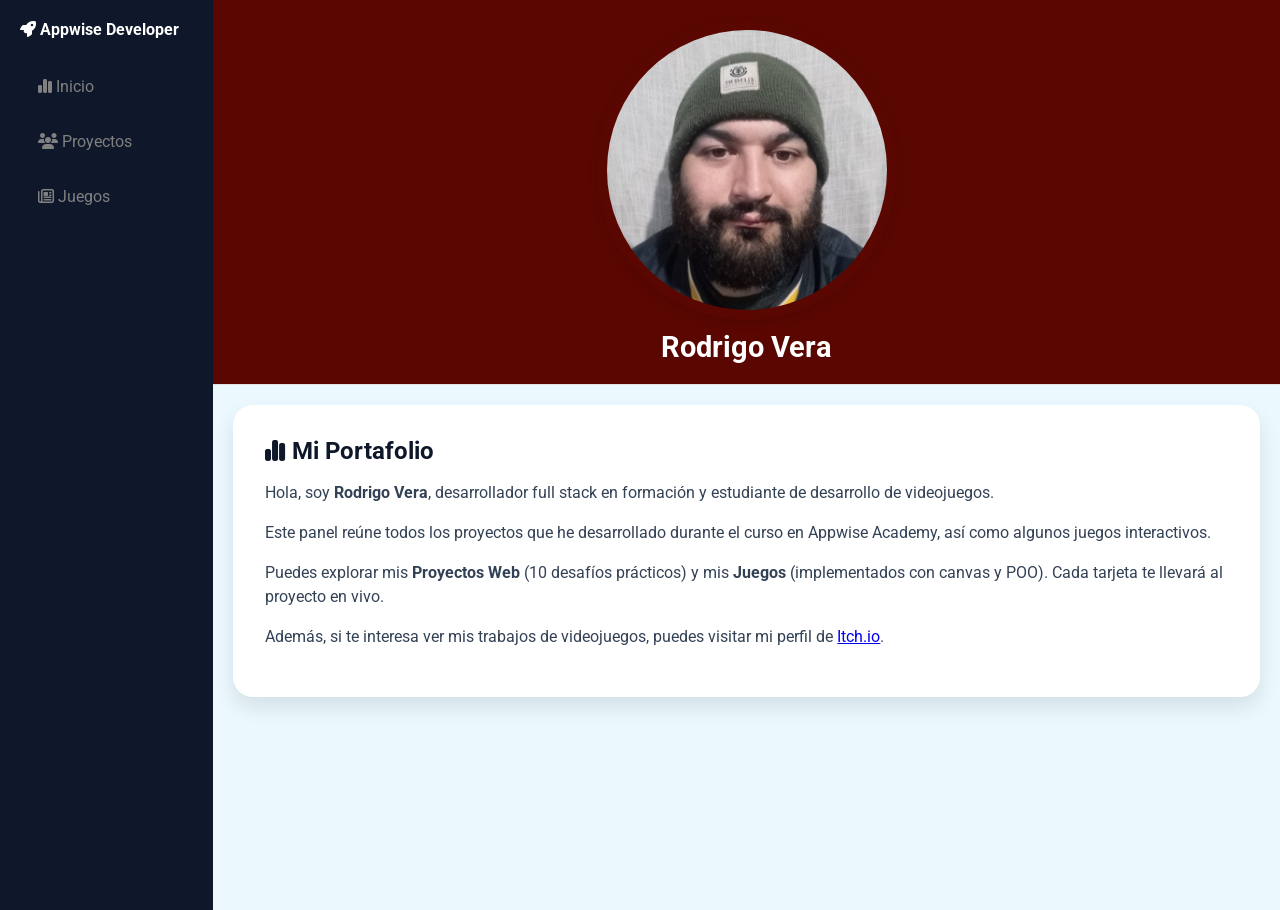
<file: index.html>
<!DOCTYPE html>
<html lang="es">
<head>
    <meta charset="UTF-8">
    <meta name="viewport" content="width=device-width, initial-scale=1.0">
    <title>Admin Panel - Appwise</title>
    <link href="https://fonts.googleapis.com/css2?family=Roboto:ital,wght@0,100..900;1,100..900&display=swap" rel="stylesheet">
    <link rel="stylesheet" href="style.css">
    <link rel="stylesheet" href="https://cdnjs.cloudflare.com/ajax/libs/font-awesome/6.5.0/css/all.min.css">
</head>
<body>
    <aside>
        <h2 id="aside_title"><i class="fa-solid fa-rocket"></i> Appwise Developer</h2>
        <nav>
            <ul>
                <li>
                    <a href="#" data-page="inicio">
                        <i class="fa-solid fa-chart-simple"></i>
                        Inicio
                    </a>
                </li>
                <li>
                    <a href="#" data-page="proyectos">
                        <i class="fa-solid fa-users"></i>
                        Proyectos
                    </a>
                </li>
                <li>
                    <a href="#" data-page="juegos">
                        <i class="fa-regular fa-newspaper"></i>
                        Juegos
                    </a>
                </li>
            </ul>
        </nav>
    </aside>
    <main>
        <header>
            <div class="foto-perfil">
                <img src="assets/yo.jpeg" alt="Rodrigo Vera" id="fotoPersonal">
            </div>
            <h1 id="nombreHeader">Rodrigo Vera</h1>
        </header>
        <div id="contenidoDinamico"></div>
    </main>
    <script src="admin.js"></script>
</body>
</html>
</file>
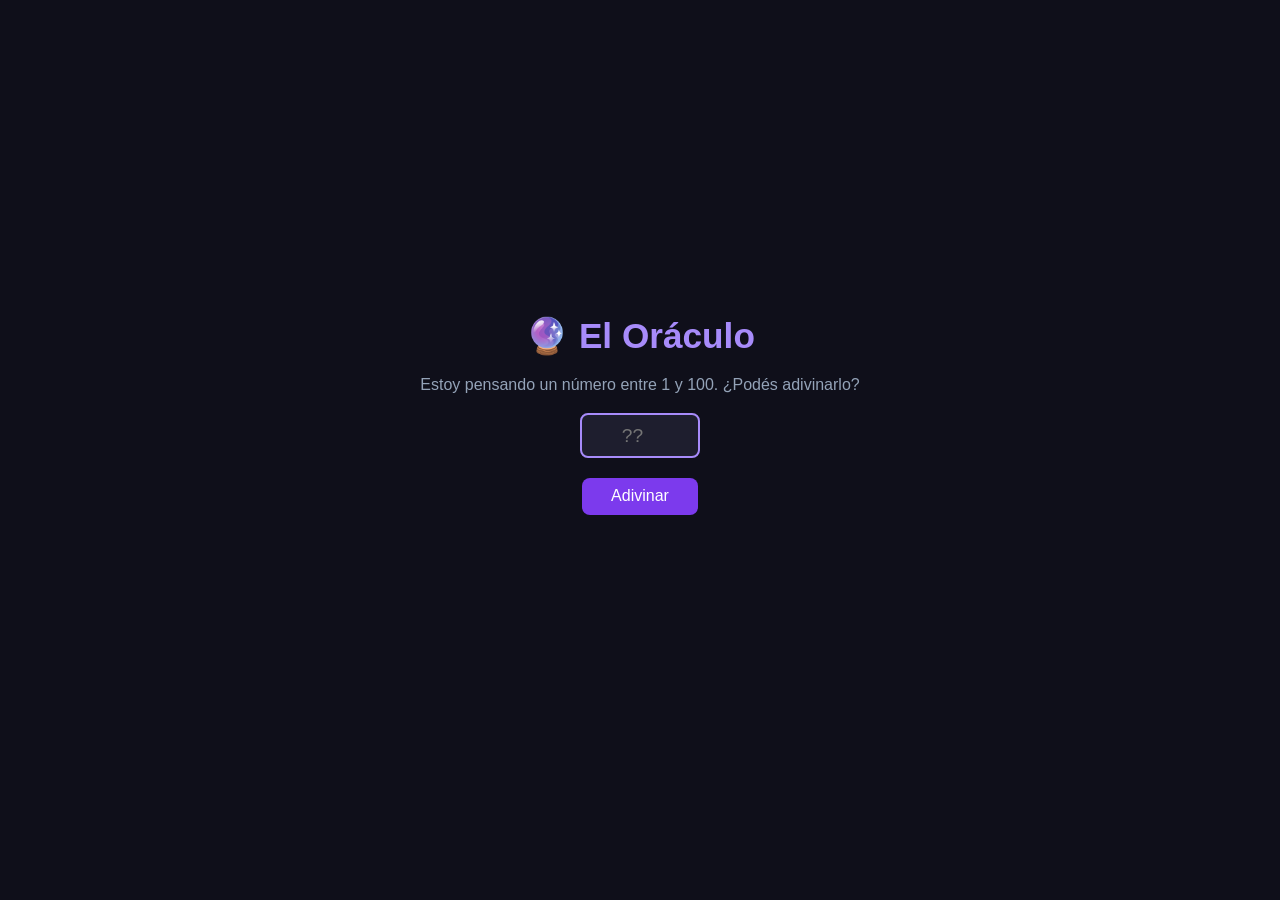
<file: Juegos/01-Videojuego-Clase-Oraculo/index.html>
<!doctype html>
<html lang="es">
  <head>
    <meta charset="UTF-8" />
    <meta name="viewport" content="width=device-width, initial-scale=1.0" />
    <title>Oráculo — Adivina el número</title>
    <link rel="stylesheet" href="style.css" />
  </head>
  <body>
    <h1>🔮 El Oráculo</h1>
    <p>Estoy pensando un número entre 1 y 100. ¿Podés adivinarlo?</p>
    <input type="number" id="inputNumero" placeholder="??" min="1" max="100" />
    <button onclick="adivinar()">Adivinar</button>
    <p id="mensaje"></p>
    <p id="intentos"></p>
    <button
      id="btnReset"
      onclick="reiniciar()"
      style="display: none; background: #374151"
    >
      Reiniciar juego
    </button>

    <script src="juego.js"></script>
  </body>
</html>
</file>
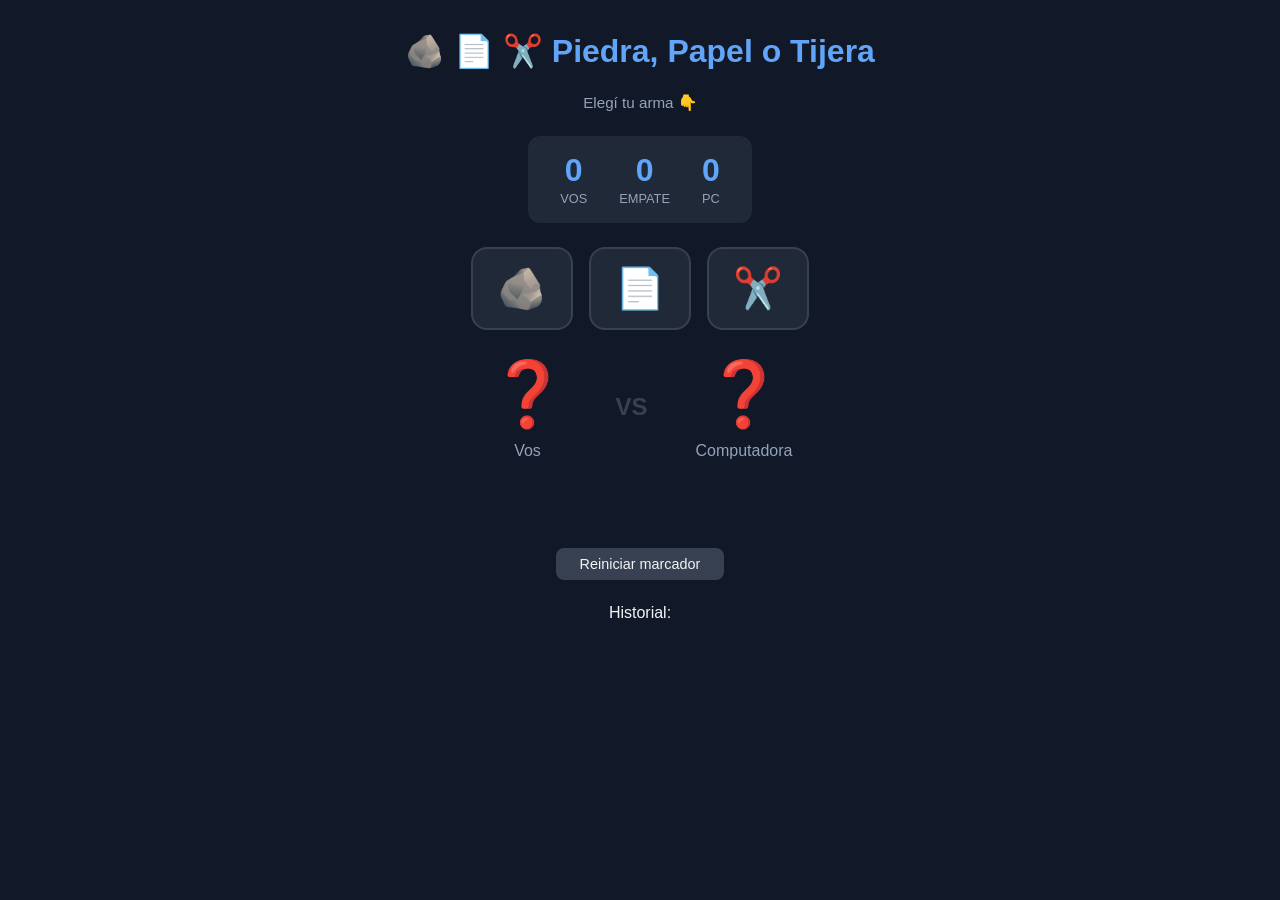
<file: Juegos/02-Videojuego-Piedra-Papel-Tijeras/index.html>
<!doctype html>
<html lang="es">
  <head>
    <meta charset="UTF-8" />
    <meta name="viewport" content="width=device-width, initial-scale=1.0" />
    <title>Piedra, Papel o Tijera</title>
    <link rel="stylesheet" href="style.css" />
  </head>
  <body>
    <h1>🪨 📄 ✂️ Piedra, Papel o Tijera</h1>
    <p class="subtitulo">Elegí tu arma 👇</p>

    <!-- Marcador -->
    <div class="marcador">
      <div>
        <span id="puntajeJugador">0</span>
        <label>Vos</label>
      </div>
      <div>
        <span id="puntajeEmpate">0</span>
        <label>Empate</label>
      </div>
      <div>
        <span id="puntajePC">0</span>
        <label>PC</label>
      </div>
    </div>

    <!-- Botones de elección -->
    <div class="opciones">
      <button class="btn-opcion" onclick="jugar('piedra')" title="Piedra">
        🪨
      </button>
      <button class="btn-opcion" onclick="jugar('papel')" title="Papel">
        📄
      </button>
      <button class="btn-opcion" onclick="jugar('tijera')" title="Tijera">
        ✂️
      </button>
    </div>

    <!-- Arena visual -->
    <div class="arena">
      <div class="jugador">
        <div class="eleccion" id="eleccionJugador">❓</div>
        <span>Vos</span>
      </div>
      <span class="vs">VS</span>
      <div class="computadora">
        <div class="eleccion" id="eleccionPC">❓</div>
        <span>Computadora</span>
      </div>
    </div>

    <!-- Mensaje de resultado -->
    <p id="resultado"></p>

    <!-- Reset -->
    <button id="btnReset" onclick="reiniciar()">Reiniciar marcador</button>

    <script src="app.js"></script>
  </body>
</html>
</file>
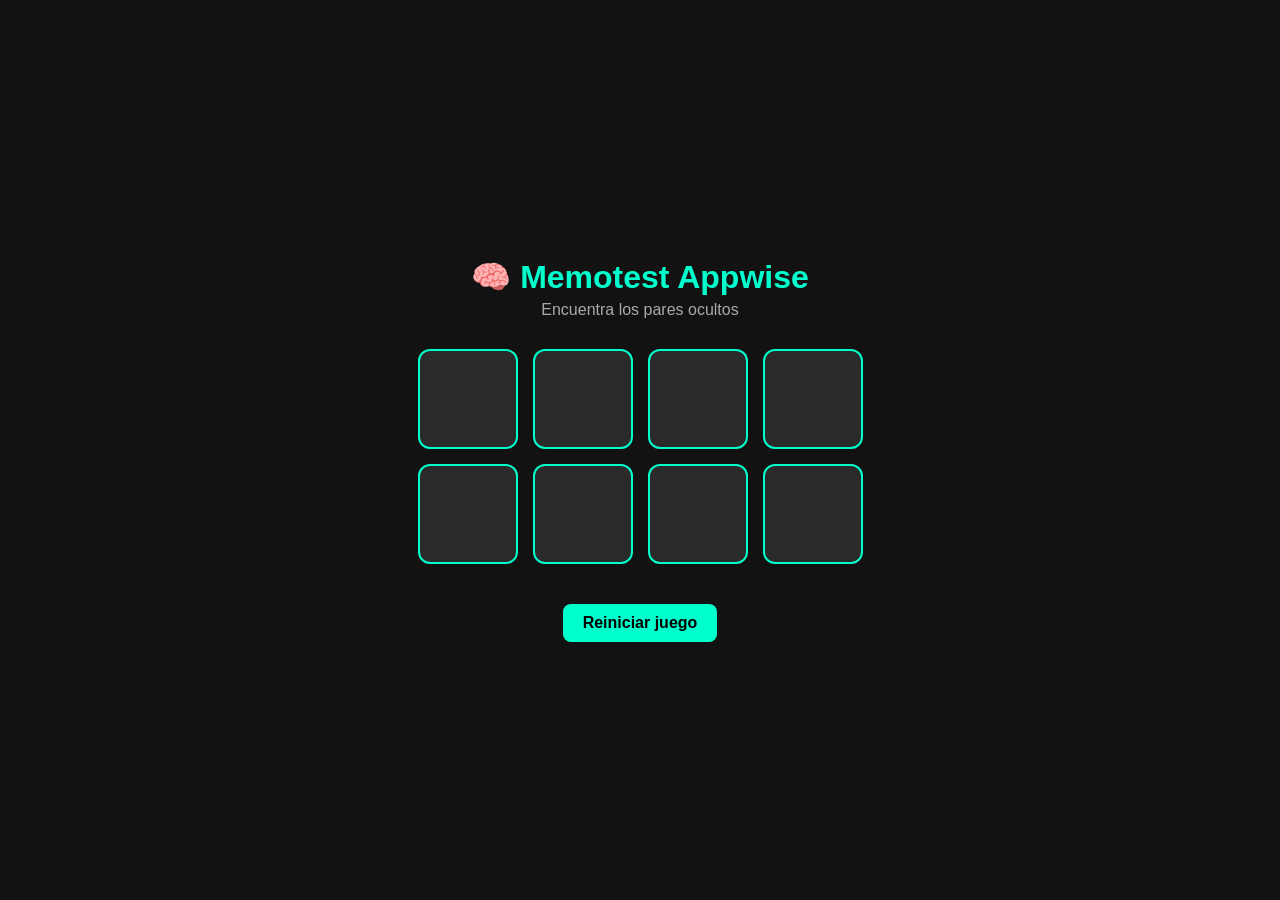
<file: Juegos/03-Videojuego-Memotest/index.html>
<!doctype html>
<html lang="es">
  <head>
    <meta charset="UTF-8" />
    <meta name="viewport" content="width=device-width, initial-scale=1.0" />
    <title>Memotest Mágico</title>
    <link rel="stylesheet" href="style.css" />
  </head>
  <body>
    <div class="contenedor">
      <h1>🧠 Memotest Appwise</h1>
      <p>Encuentra los pares ocultos</p>

      <div id="tablero"></div>
    </div>

    <script src="app.js"></script>
  </body>
</html>
</file>
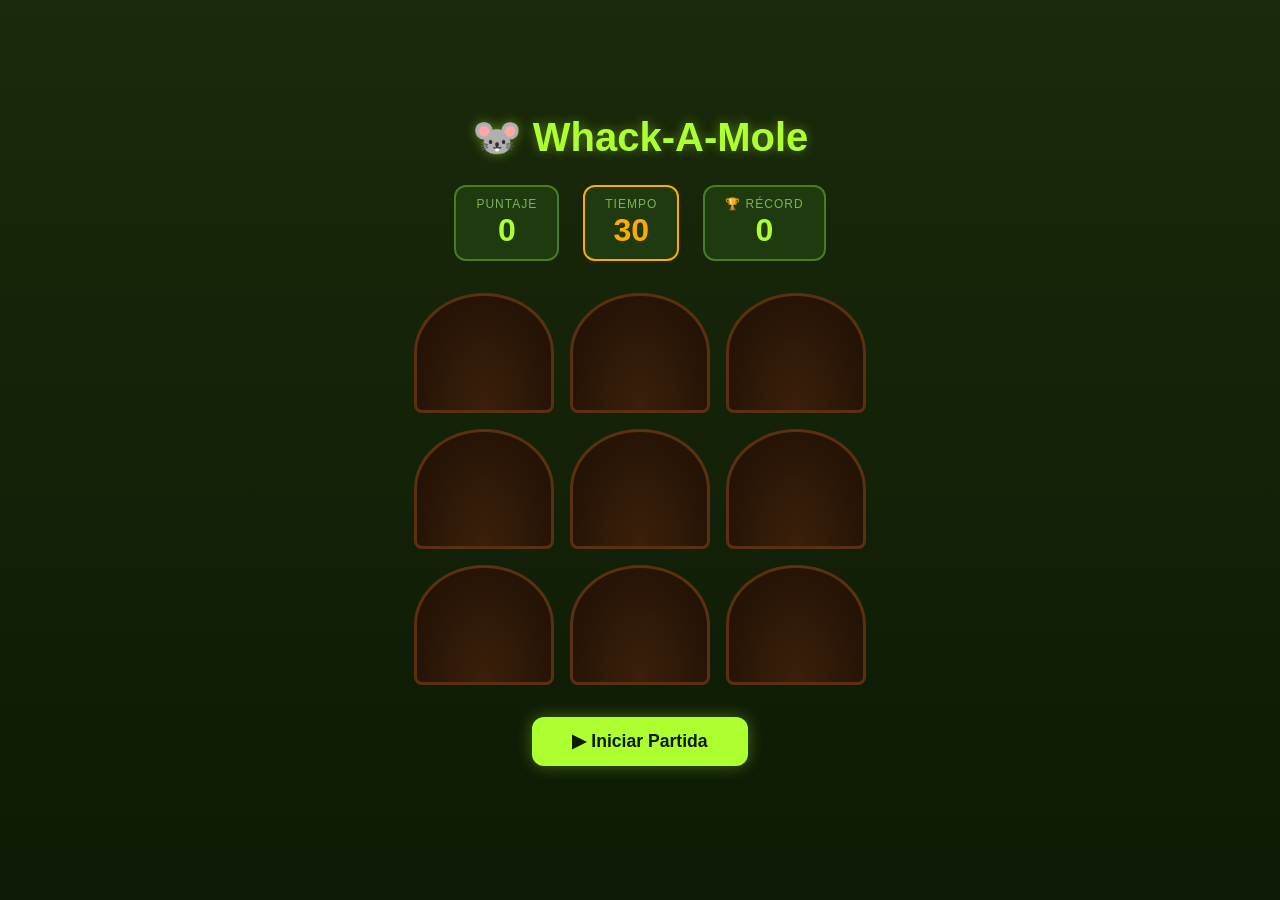
<file: Juegos/04-Videojuego-WhackAMole/index.html>
<!doctype html>
<html lang="es">
  <head>
    <meta charset="UTF-8" />
    <meta name="viewport" content="width=device-width, initial-scale=1.0" />
    <title>Whack-A-Mole 🐭</title>
    <link rel="stylesheet" href="style.css" />
  </head>
  <body>
    <div class="contenedor">
      <h1>🐭 Whack-A-Mole</h1>

      <!-- MARCADOR -->
      <div class="marcador">
        <div class="stat">
          <span class="stat-label">Puntaje</span>
          <span class="stat-valor" id="puntaje">0</span>
        </div>
        <div class="stat stat--tiempo">
          <span class="stat-label">Tiempo</span>
          <span class="stat-valor" id="tiempo">30</span>
        </div>
        <div class="stat">
          <span class="stat-label">🏆 Récord</span>
          <span class="stat-valor" id="high-score">0</span>
        </div>
      </div>

      <!-- JARDÍN DE LOS TOPOS (9 hoyos) -->
      <div id="jardin">
        <div class="hoyo" data-id="0"><div class="topo">🐭</div></div>
        <div class="hoyo" data-id="1"><div class="topo">🐭</div></div>
        <div class="hoyo" data-id="2"><div class="topo">🐭</div></div>
        <div class="hoyo" data-id="3"><div class="topo">🐭</div></div>
        <div class="hoyo" data-id="4"><div class="topo">🐭</div></div>
        <div class="hoyo" data-id="5"><div class="topo">🐭</div></div>
        <div class="hoyo" data-id="6"><div class="topo">🐭</div></div>
        <div class="hoyo" data-id="7"><div class="topo">🐭</div></div>
        <div class="hoyo" data-id="8"><div class="topo">🐭</div></div>
      </div>

      <!-- CONTROLES -->
      <div class="controles">
        <button id="btn-iniciar">▶ Iniciar Partida</button>
      </div>

      <!-- MENSAJE FINAL -->
      <div id="mensaje-final" class="oculto">
        <p id="texto-final"></p>
      </div>
    </div>

    <script src="app.js"></script>
  </body>
</html>
</file>
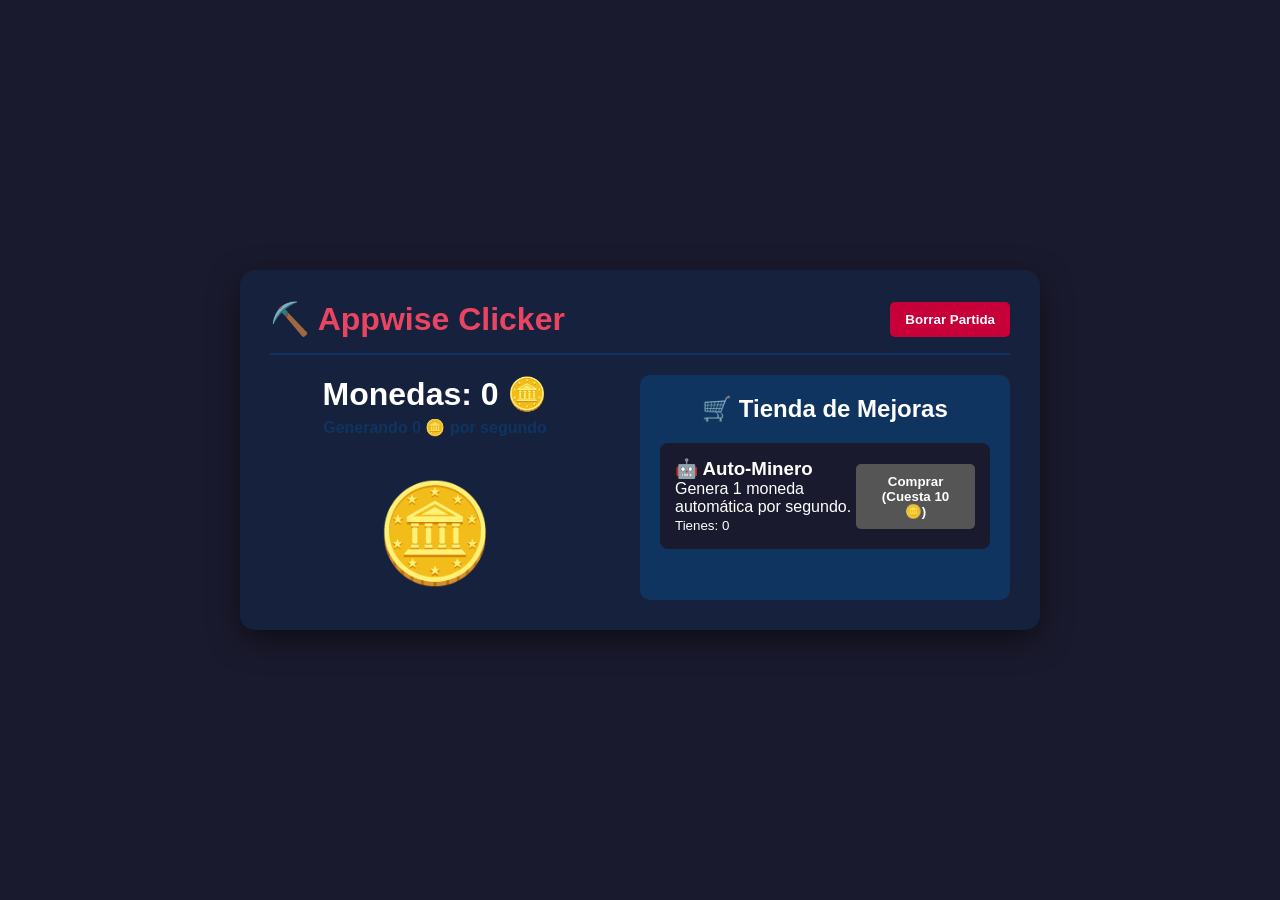
<file: Juegos/05-Videojuego-Clicker/index.html>
<!DOCTYPE html>
<html lang="es">
<head>
    <meta charset="UTF-8">
    <meta name="viewport" content="width=device-width, initial-scale=1.0">
    <title>Appwise Clicker</title>
    <link rel="stylesheet" href="style.css">
</head>
<body>
    <div class="juego-contenedor">
        <header>
            <h1>⛏️ Appwise Clicker</h1>
            <button id="btn-reset" class="btn-peligro">Borrar Partida</button>
        </header>

        <main>
            <section class="area-click">
                <div class="marcador">
                    <p>Monedas: <span id="display-monedas">0</span> 🪙</p>
                    <small>Generando <span id="display-mps">0</span> 🪙 por segundo</small>
                </div>
                
                <button id="btn-minar" class="moneda-gigante">🪙</button>
            </section>

            <section class="tienda">
                <h2>🛒 Tienda de Mejoras</h2>
                
                <div class="item-tienda">
                    <div>
                        <h3>🤖 Auto-Minero</h3>
                        <p>Genera 1 moneda automática por segundo.</p>
                        <small>Tienes: <span id="display-mineros">0</span></small>
                    </div>
                    <button id="btn-comprar-minero">
                        Comprar (Cuesta <span id="display-costo">10</span> 🪙)
                    </button>
                </div>
            </section>
        </main>
    </div>

    <script src="app.js"></script>
</body>
</html>
</file>
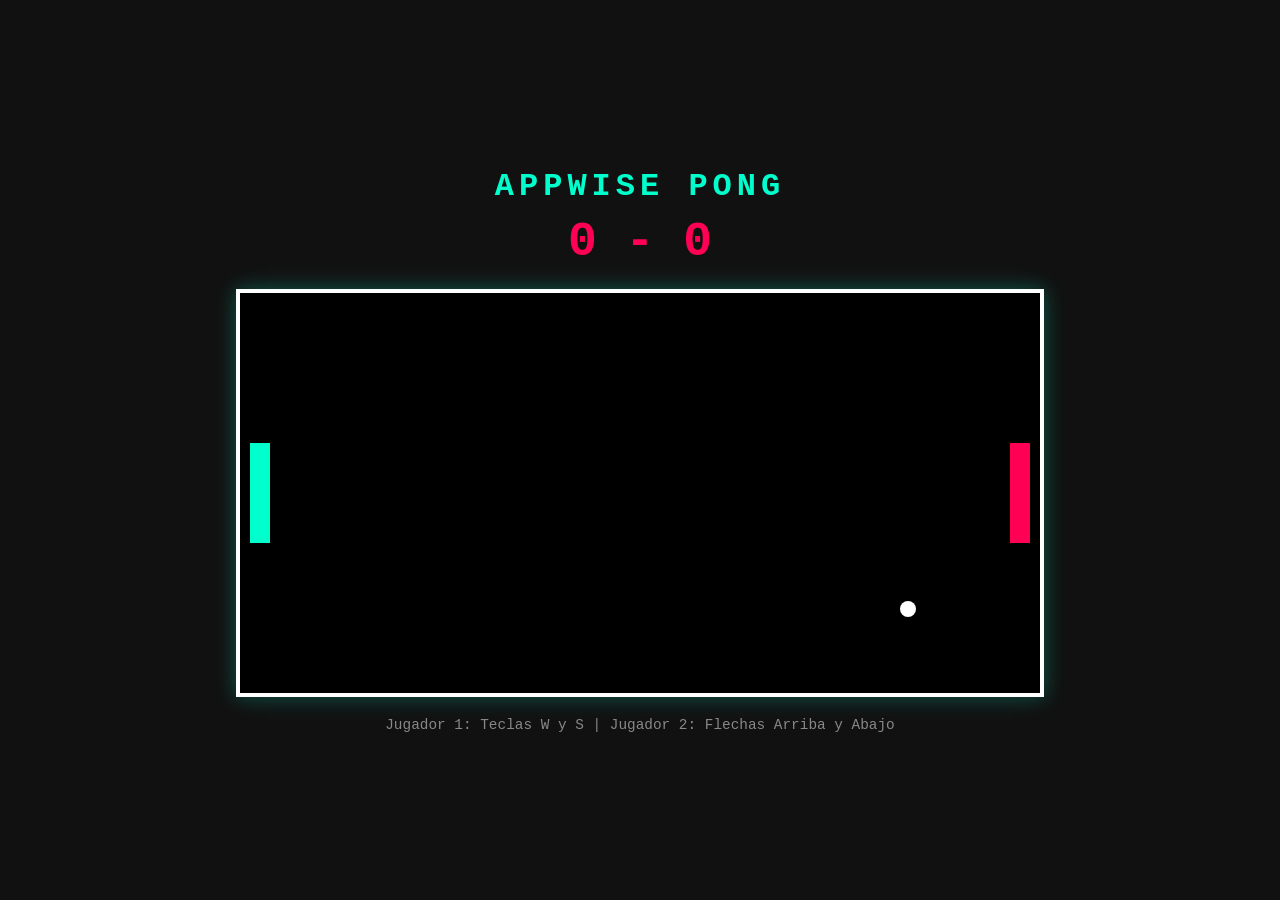
<file: Juegos/06-Videojuego-Pong/index.html>
<!doctype html>
<html lang="es">
  <head>
    <meta charset="UTF-8" />
    <meta name="viewport" content="width=device-width, initial-scale=1.0" />
    <title>Retro Pong - Appwise</title>
    <link rel="stylesheet" href="style.css" />
  </head>
  <body>
    <div class="contenedor">
      <h1>Appwise Pong</h1>
      <div class="marcador">
        <span id="score1">0</span> - <span id="score2">0</span>
      </div>

      <canvas id="lienzoPong" width="800" height="400"></canvas>

      <p class="instrucciones">
        Jugador 1: Teclas W y S | Jugador 2: Flechas Arriba y Abajo
      </p>
    </div>

    <script src="app.js"></script>
  </body>
</html>
</file>
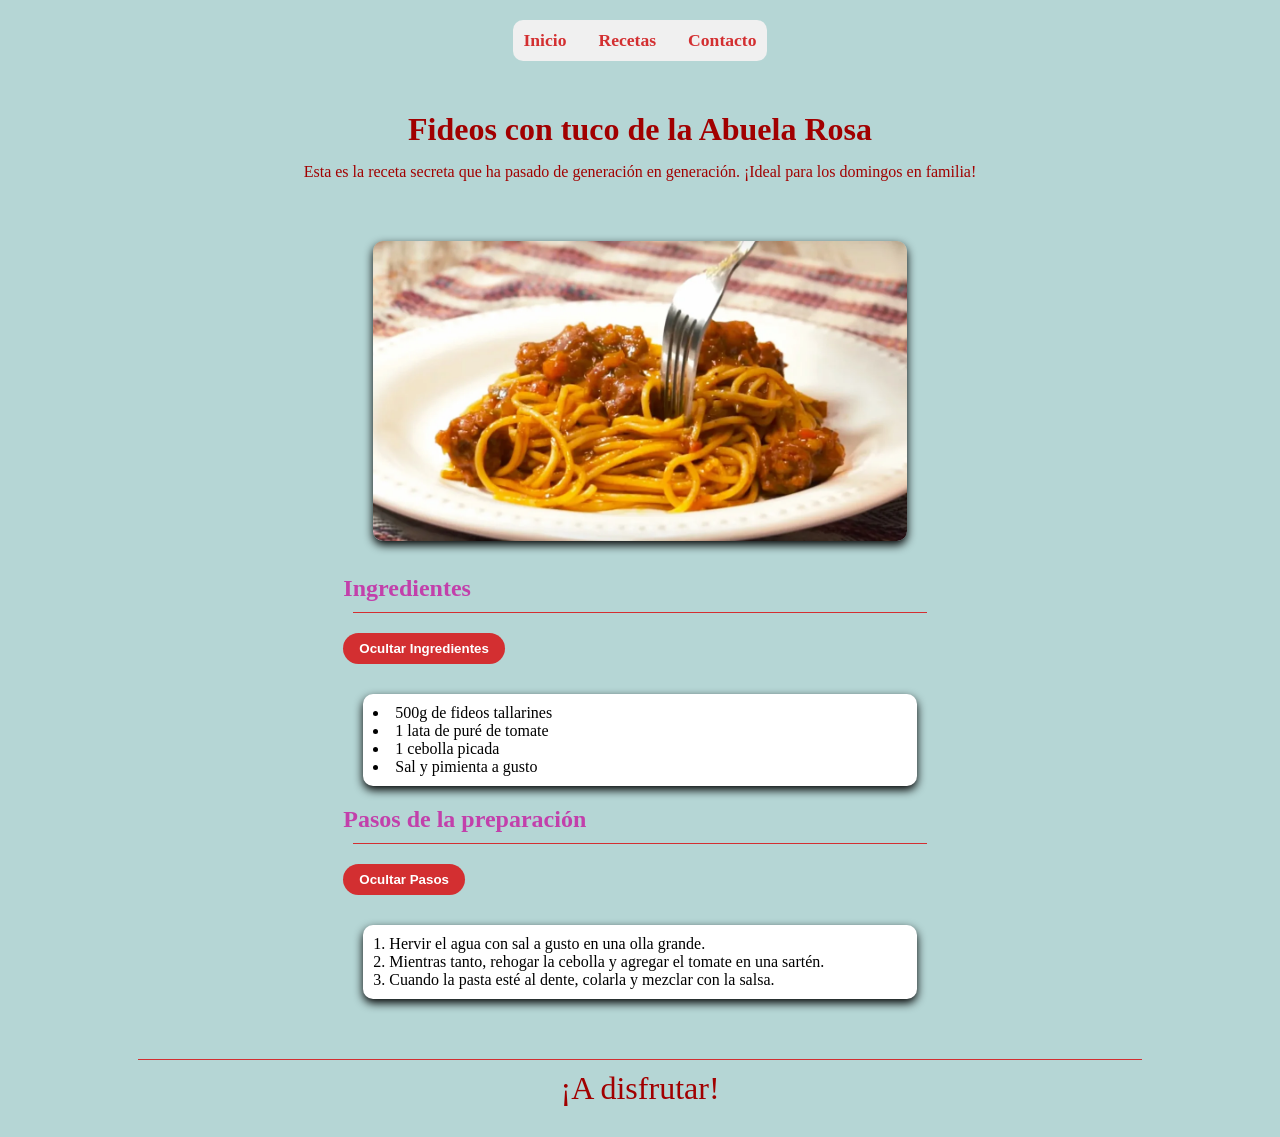
<file: Proyectos/01-Receta-Abuela/index.html>
<!DOCTYPE html>
<html lang="es">
<head>
    <meta charset="UTF-8">
    <meta name="viewport" content="width=device-width, initial-scale=1.0">
    <title>Recetas de la abuela: Fideos con Tuco</title>
    <link rel="stylesheet" href="style.css">
    
</head>
<body>

    <header class="header">
    <h1>Fideos con tuco de la Abuela Rosa</h1>
    <p>Esta es la receta secreta que ha pasado de generación en generación. ¡Ideal para los domingos en familia!</p>
    </header>

    <main>
        <!--Entiendo que el main es la parte central a destacar, donde estaría la receta así 
        que lo dejo acá junto con la foto, que me pareció parte importante de la misma-->
        <section >
            <img src="assets/plato-final.jpg" alt="Foto de fideos con tuco" height="300" id="Plato" />
            <!--Nota: quería centrar la imágen y redondearle las puntas pero eso no
            pertenece a HTML puro así que la dejo así--> 
        </section>
        <section>
            <h2>Ingredientes</h2>
            <hr>
            <div>
                <ul>
                    <li>500g de fideos tallarines</li>
                    <li>1 lata de puré de tomate</li>
                    <li>1 cebolla picada</li>
                    <li>Sal y pimienta a gusto</li>
                </ul>
            </div>
            
        </section>
        <section>
            <h2>Pasos de la preparación</h2>
            <hr>
            <div>
                <ol>
                    <li>Hervir el agua con sal a gusto en una olla grande.</li>
                    <li>Mientras tanto, rehogar la cebolla y agregar el tomate en una sartén.</li>
                    <li>Cuando la pasta esté al dente, colarla y mezclar con la salsa.</li>
                </ol>
            </div>
        </section>
    </main>
    <footer>
        <hr>
        <p>¡A disfrutar!</p>
    </footer>
    <script src="recetas.js"></script>
</body>

</html>
</file>
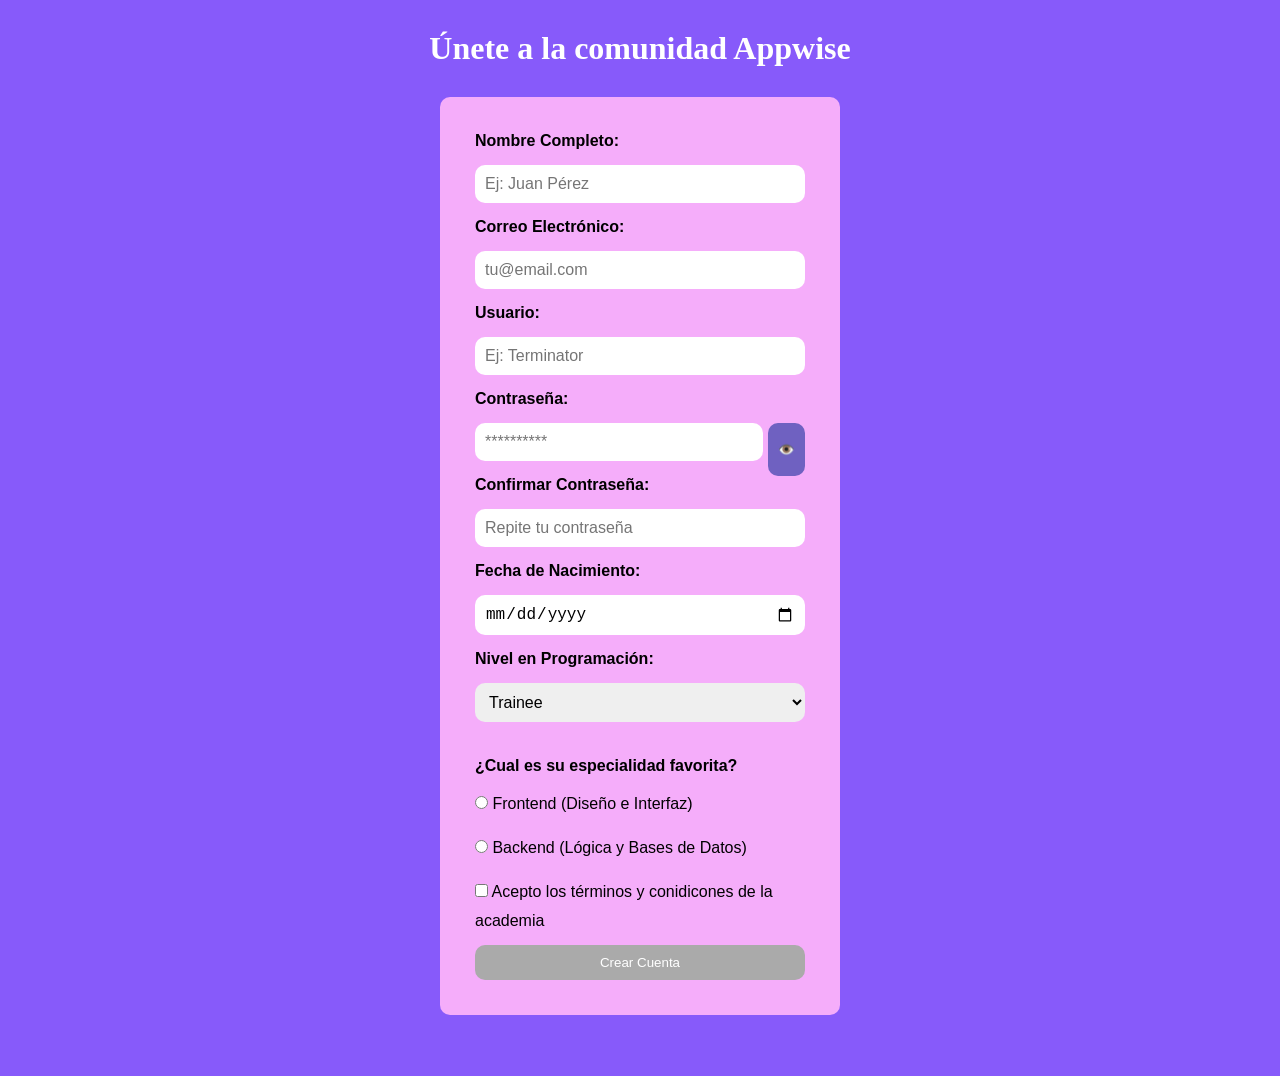
<file: Proyectos/03-Registro-Usuario/index.html>
<!DOCTYPE html>
<html lang="es">
<head>
    <meta charset="UTF-8">
    <meta name="viewport" content="width=device-width, initial-scale=1.0">
    <title>Registro - Appwise</title>
    <link rel="stylesheet" href="style.css">
</head>
<body>
    <h1>Únete a la comunidad Appwise</h1>
    <form action="#" name="inscripción" autocomplete="off">
        <label for="nombre"><strong>Nombre Completo:</strong></label>
        <!--El label es el texto que acompaña el input e indica
        que es lo que se tiene que ingresar en el mismo,
        se conecta al input mediante la propiedad for
        que busca la propiedad id para identificar el input-->
        <input type="text" name="nombre" id="nombre" placeholder="Ej: Juan Pérez" required>
        <!--El input es la caja dónde podemos introducir texto,
        seleccionar opciones, etc. Su tipo define que es lo que hace
        text -> te deja escribir
        email -> el navegador verifica que lo escrito tenga forma
        de correo electrónico
        password -> para contraseñas, oculta lo que escribis
        date -> muestra un calendario y te permite elegir fechas
        numer -> solo deja meter números (se le pueden poner 
        propiedades para limitarlos) tiene flechitas para aumentar o
        disminuir el valor del número (spinner)
        radio -> te da varias elecciones donde solo podes elegir una
        checkbox -> Permite marcar más de una opción de la lista que da (cuadrado)
        file -> permite subir archivos (fotos o cv por ej)
        submit -> sirve para enviar el formulario, aunque hoy 
        en día se usa más el button
        search -> sirve para hacer un buscador
        -->
        <label for="email"><Strong>Correo Electrónico: </Strong></label>
        <input type="email" name="email" id="email" placeholder="tu@email.com" required>
        <!--Me tomé el atrevimiento de agregar un usuario porque pensé 
        que hacia falta--> 
        <label for="usuario"><Strong>Usuario: </Strong></label>
        <input type="text" name="usuario" id="usuario" placeholder="Ej: Terminator" required>
        <!--name sirve para sabér de que input viene la información
        id sirve para hacer conección entre el label y el input y
        placeholder es para que haya un ejemplo en el input a rellenar
        que sirva como guía al usuario. Por último required hace que no se pueda
        enviar el formulario sin antes sin rellenar los campos-->

        <label for="contraseña"><Strong> Contraseña: </Strong></label>
        <div style="display: flex; gap: 5px;">
            <input type="password" name="contraseña" id="contraseña" placeholder="**********" required style="flex:1">
            <button type="button" id="togglePassword" style="padding: 10px;">👁️</button>
        </div>

        <label for="confirmar"><Strong>Confirmar Contraseña: </Strong></label>
        <input type="password" name="confirmar" id="confirmar" placeholder="Repite tu contraseña" required>

        <label for="nacimiento"><Strong>Fecha de Nacimiento: </Strong></label>
        <input type="date" name="nacimiento" id="nacimiento" required>

        <label for="nivel"><Strong>Nivel en Programación: </Strong></label>
        <!--Para hacer una lista dentro de un desplegable, de la cual solo se puede 
        elegir una opción, se debe usar  select con sus option como hijos, 
        usar radio mostrara todas las opciones a la vista y checkbox igual
        asi que para este caso no nos sirven-->
        <select name="nivel" id="nivel">
            <option>Trainee</option>
            <option>Junior</option>
            <option>Semi-Senior</option>
        </select>
        
        <p><Strong>¿Cual es su especialidad favorita?</Strong></p>

        <label for="frontend">
            <input type="radio" name="especialidad" id="frontend" required value="frontend">
            Frontend (Diseño e Interfaz)
        </label>
        <!-- al meterle un label a los input tipo radio le damos al usuario
         la posibilidad de que los selecciones al hacer click en el texto 
         y no solo en los circulos de selección.
         el atributo value sirve para luego organizar la información del formulario
         que recibira con nombre el nombre del input que lo envía y con value
         el valor que se envía-->

        
        <label for="backend">
            <input type="radio" name="especialidad" id="backend" value="backend">
            Backend (Lógica y Bases de Datos)
        </label>

        
        <label for="terminos">
            <input type="checkbox" name="terminos" id="terminos" required>
            Acepto los términos y conidicones de la academia
        </label>
        

        <button type="submit" name="CrearCuenta" value="crear" id="btnCrear" disabled>Crear Cuenta</button>
        <!--Los botones tienen varios tipos, submit envía la información de los
        formularios, button no hace nada por si solo, servira al meterle javascrip 
        y usar el DOM, por último reset sirve para limpiar los datos del formulario.
        Si no se pone el tipo el botón por defecto será submit.
        La diferencia entre el botón submit y el input tipo submit es que el botón
        puede tener configuraciónes del html enbebidas en si mismo, como una imágen,
        un sonido al apretarlo, negrita, etc mientras que el input tipo submit solo
        pasaran su texto.
        value es una propiedad que envía un valor con el formulario
        disabled desactiva el botón, con javascript luego se puede poner alguna
        condición para habilitarlo nuevamente
        autofocus centra la pagina en el botón al recargar
        form permite conectar el botón con un formulario aunque el mismo esté fuera de 
        la página-->
    </form>

    <div id="modal" class="modal">
        <div class="modal-contenido">
            <span id="cerrarModal" class="cerrar">&times;</span>
            <p id="mensajeModal">Usuario registrado con éxito.</p>
        </div>
    </div>

    <script src="registro.js"></script>
</body>
</html>
</file>
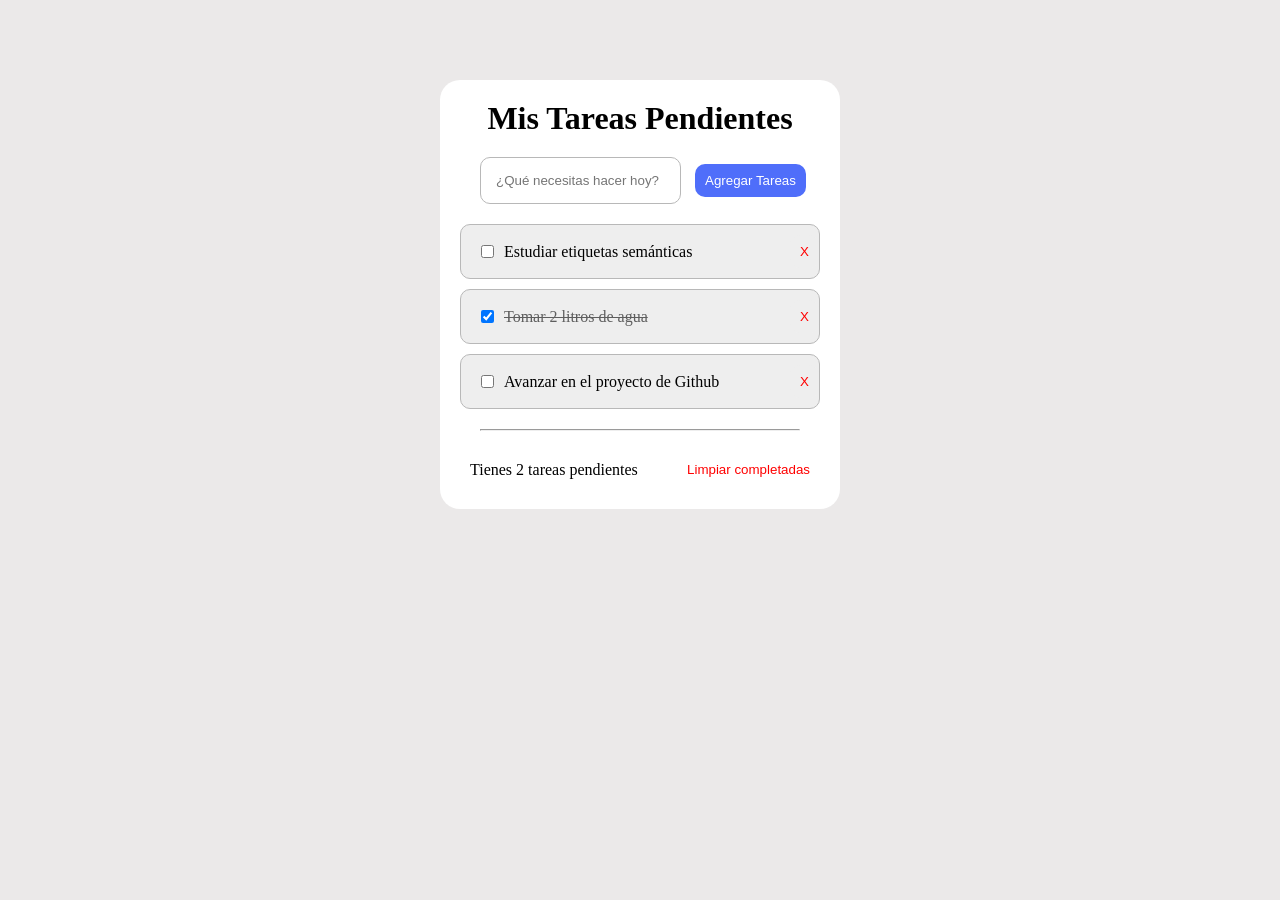
<file: Proyectos/05-Gestor-Tareas/index.html>
<!DOCTYPE html>
<html lang="es">
<head>
    <meta charset="UTF-8">
    <meta name="viewport" content="width=device-width, initial-scale=1.0">
    <title>Gestor de Tareas</title>
    <link rel="stylesheet" href="style.css">
</head>
<body>
    <main>
        <h1>Mis Tareas Pendientes</h1>
        <section>
            <input id="new_task" type="text" placeholder="¿Qué necesitas hacer hoy?">
            <button id="add_task">Agregar Tareas</button>
        </section>
        <ul id="listaTareas">
            <li>
                <label for="tarea1">
                    <input type="checkbox" id="tarea1">
                    <span>Estudiar etiquetas semánticas</span>
                </label>
                <button class="button">X</button>
            </li>
            <li>
                <label for="tarea2">
                    <input type="checkbox" checked id="tarea2">
                    <span>Tomar 2 litros de agua</span>
                </label>
                <button class="button">X</button>
            </li>
            <li>
                <label for="tarea3">
                    <input type="checkbox" id="tarea3">
                    <span>Avanzar en el proyecto de Github</span> 
                </label>
                <button class="button">X</button>
            </li>
        </ul>
         <hr>
        <div class="file">
            <p id="contadorPendientes">Tienes 2 tareas pendientes</p>
            <button id="limpiarCompletadas"> Limpiar completadas</button>
        </div>
    </main>

    <script src="tareas.js"></script>
</body>
</html>
</file>
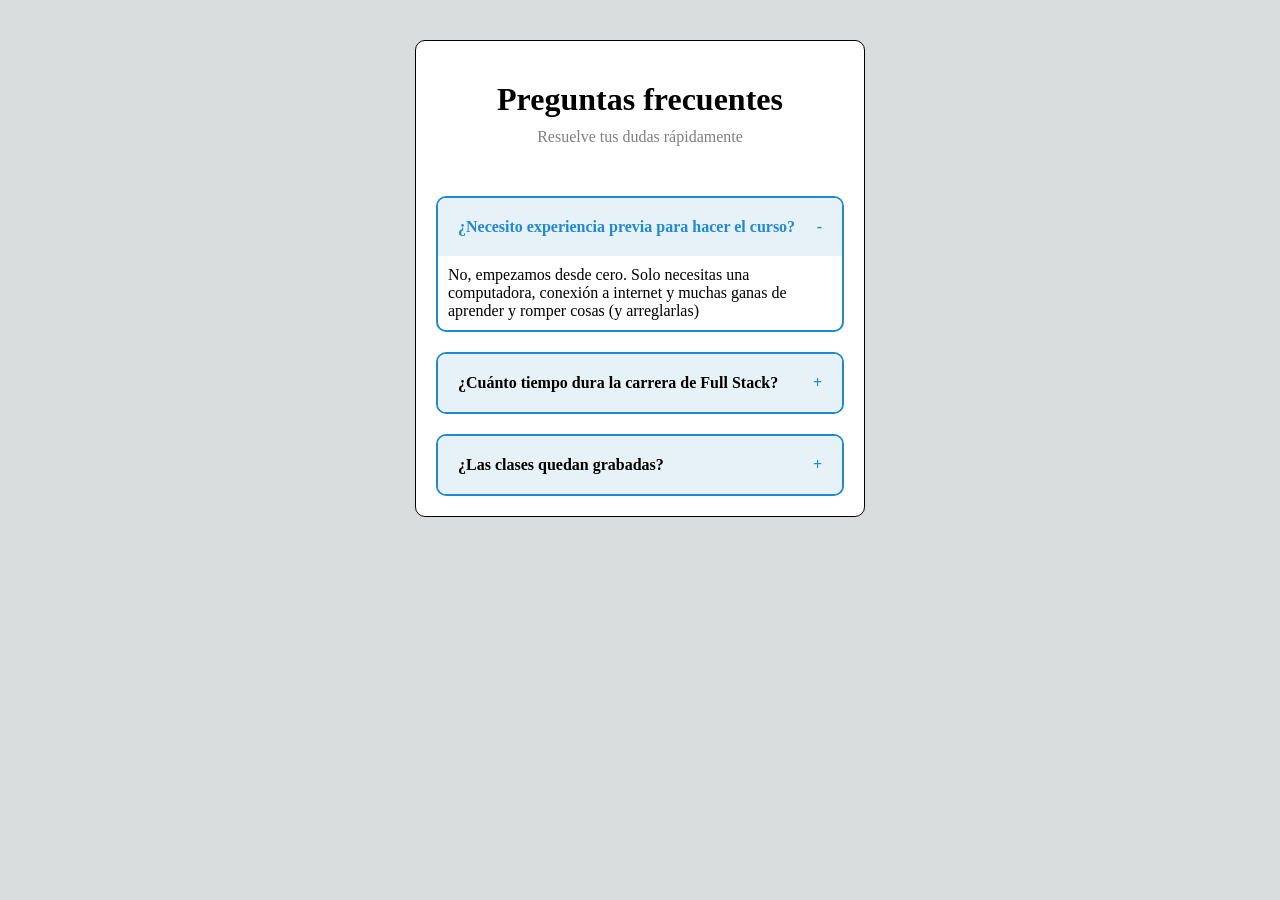
<file: Proyectos/06-FAQ-Acordeon/index.html>
<!DOCTYPE html>
<html lang="es">
<head>
    <meta charset="UTF-8">
    <meta name="viewport" content="width=device-width, initial-scale=1.0">
    <title>Centro de Ayuda - Appwise</title>
    <link rel="stylesheet" href="style.css">
</head>
<body>
    <main>
        <header>
            <h1>Preguntas frecuentes</h1>
            <p id="subtitle">Resuelve tus dudas rápidamente</p>
        </header>
        <section id="faqSection">
            <details open>
                <summary>¿Necesito experiencia previa para hacer el curso?</summary>
                <p> No, empezamos desde cero. Solo necesitas una computadora, conexión
                a internet y muchas ganas de aprender y romper cosas (y arreglarlas)</p>
            </details>
            <details>
                <summary>¿Cuánto tiempo dura la carrera de Full Stack?</summary>
                <p>El programa completo dura 9 meses, con clases en vivo y 
                    proyectos prácticos semanales.</p>
            </details>
            <details>
                <summary>¿Las clases quedan grabadas?</summary>
                <p>¡Sí! Todas las clases se graban y se suben a la plataforma para que 
                    puedas repasarlas cuando quieras.</p>
            </details>
        </section>
    </main>
    <script src="faq.js"></script>
</body>
</html>
</file>
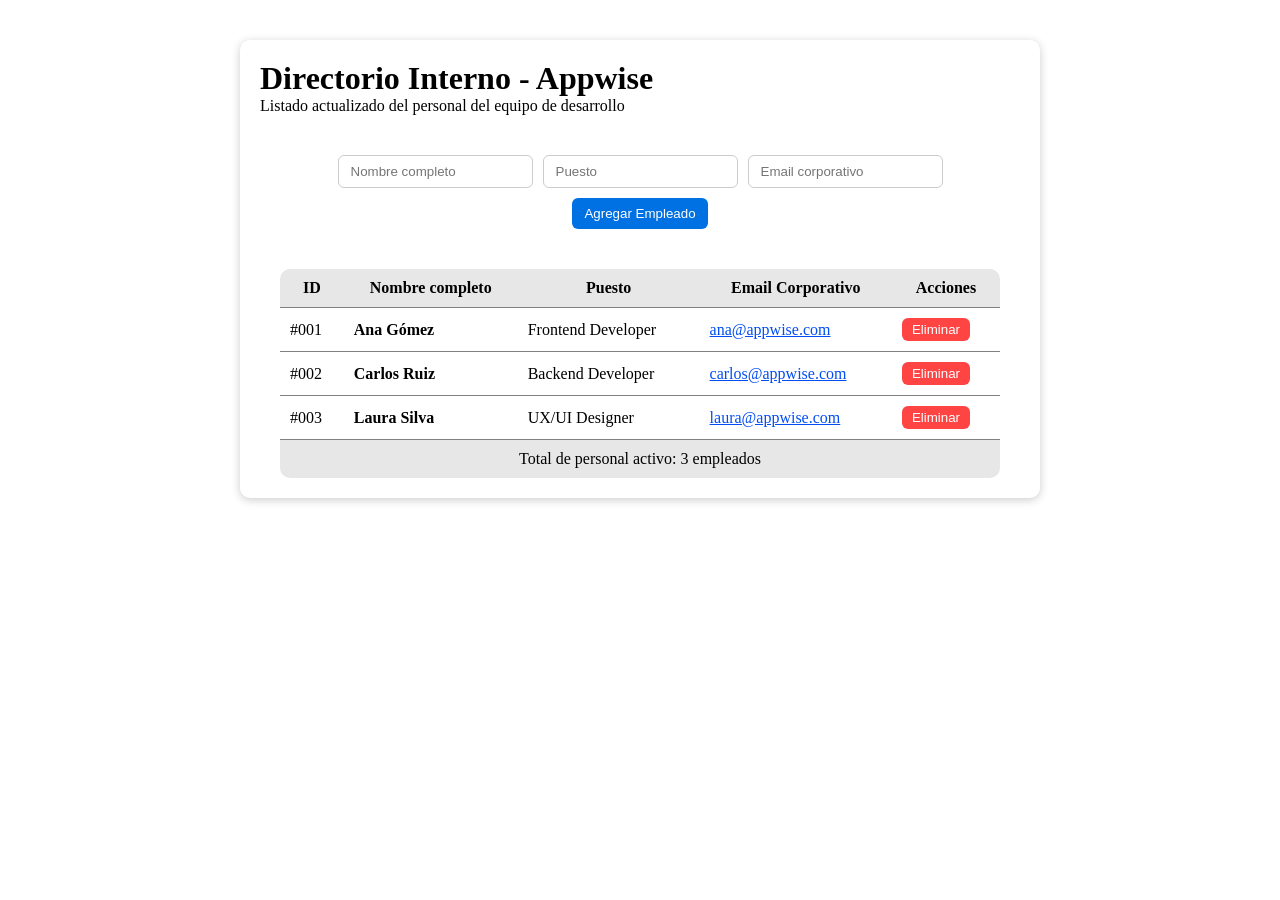
<file: Proyectos/07-Directorio-Empleados/index.html>
<!DOCTYPE html>
<html lang="es">
<head>
    <meta charset="UTF-8">
    <meta name="viewport" content="width=device-width, initial-scale=1.0">
    <title>Directorio de Empleados</title>
    <link rel="stylesheet" href="style.css">
</head>

<body>
    <main>
        <header>
            <h1>Directorio Interno - Appwise</h1>
            <p>Listado actualizado del personal del equipo de desarrollo</p>
        </header>

        <form id="formEmpleado">
            <input type="text" id="nombre" placeholder="Nombre completo" required>
            <input type="text" id="puesto" placeholder="Puesto" required>
            <input type="email" id="email" placeholder="Email corporativo" required>
            <button type="submit">Agregar Empleado</button>
        </form>

        <table id="tablaEmpleados">
            <thead>
                <tr>
                    <th>ID</th>
                    <th>Nombre completo</th>
                    <th>Puesto</th>
                    <th>Email Corporativo</th>
                    <th>Acciones</th>
                </tr>
            </thead>
            <tbody id="cuerpoTabla">
                <!-- Los empleados se cargarán dinámicamente con JS -->
            </tbody>
            <tfoot>
                <tr id="filaTotal">
                    <td colspan="5">
                        <p>Total de personal activo: <span id="totalEmpleados">0</span> empleados</p>
                    </td>
                </tr>
            </tfoot>
        </table>
    </main>

    <script src="empleados.js"></script>
</body>
</html>
</file>
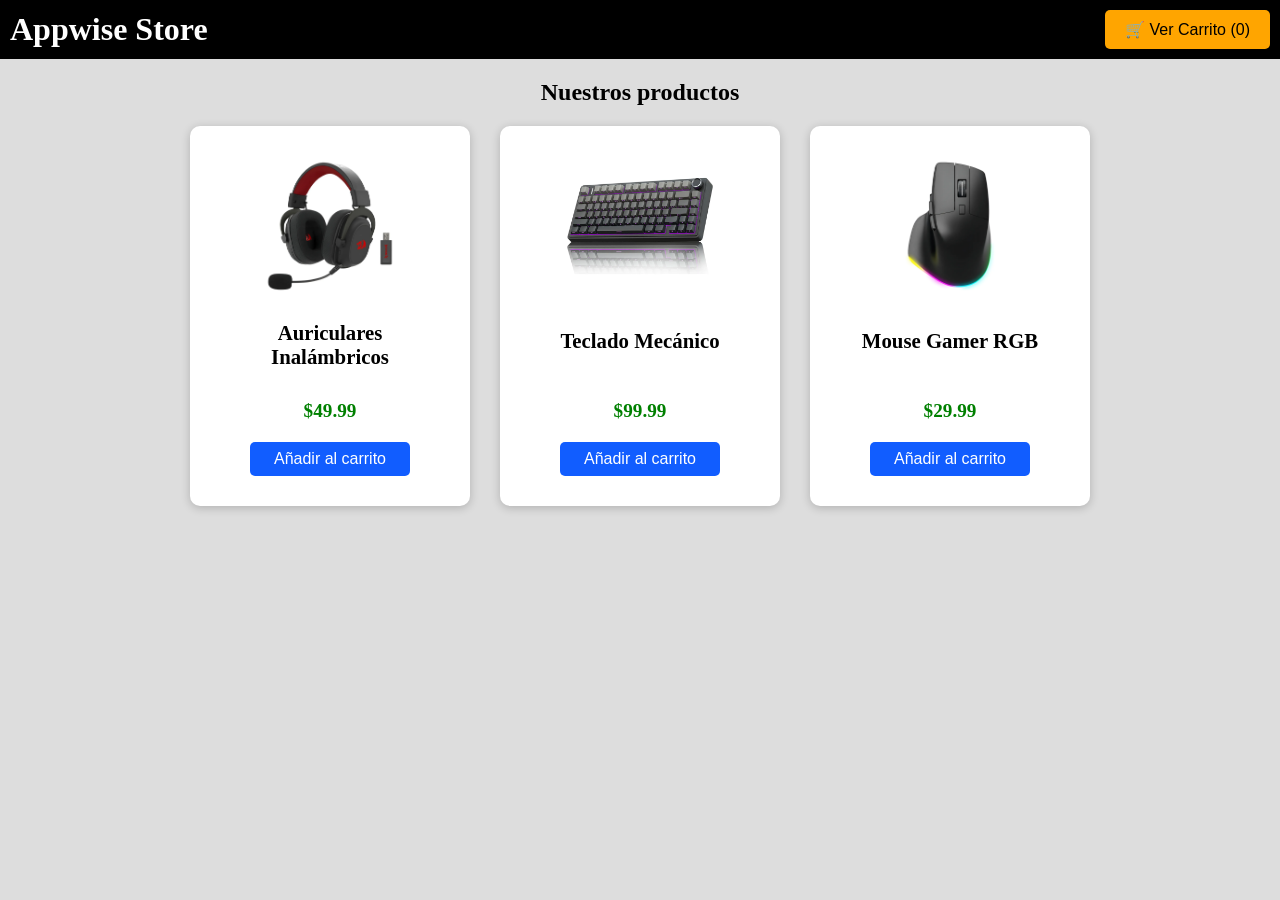
<file: Proyectos/08-Carrito-Compras/index.html>
<!DOCTYPE html>
<html lang="es">
<head>
    <meta charset="UTF-8">
    <meta name="viewport" content="width=device-width, initial-scale=1.0">
    <title>Tienda Appwise</title>
    <link rel="stylesheet" href="style.css">
</head>
<body>
    <header>
        <h1>Appwise Store</h1>
        <button id="cart">🛒 Ver Carrito (<span id="cartCount">0</span>)</button>
    </header>
    <main>
        <div class="products_container">
            <h2>Nuestros productos</h2>
            <section id="productosSection">
                <article data-id="1" data-nombre="Auriculares Inalámbricos" data-precio="49.99">
                    <img src="assets/auricular_gamer.webp" alt="Auriculares Inalámbricos" width="100">
                    <h3>Auriculares Inalámbricos</h3>
                    <p><strong>$49.99</strong></p>
                    <button class="add_product">Añadir al carrito</button>
                </article>
                <article data-id="2" data-nombre="Teclado Mecánico" data-precio="99.99">
                    <img src="assets/teclado_mecanico.webp" alt="Teclado Mecánico" width="100">
                    <h3>Teclado Mecánico</h3>
                    <p><strong>$99.99</strong></p>
                    <button class="add_product">Añadir al carrito</button>
                </article>
                <article data-id="3" data-nombre="Mouse Gamer RGB" data-precio="29.99">
                    <img src="assets/mouse_gamer.webp" alt="Mouse Gamer con luces RGB" width="100">
                    <h3>Mouse Gamer RGB</h3>
                    <p><strong>$29.99</strong></p>
                    <button class="add_product">Añadir al carrito</button>
                </article>
            </section>
        </div>
    </main>

    <div id="cartModal" class="modal">
        <div class="modal-contenido">
            <span id="closeModal" class="cerrar">&times;</span>
            <h2>Resumen de Compra</h2>
            <hr>
            <ul id="cartItems">
                <li class="empty-cart">No hay productos en el carrito</li>
            </ul>
            <hr>
            <h3><strong>Total: $<span id="cartTotal">0.00</span></strong></h3>
            <button id="buy">Finalizar Compra</button>
        </div>
    </div>

    <script src="carrito.js"></script>
</body>
</html>
</file>
<file: style.css>
* {
  box-sizing: border-box;
  margin: 0;
  padding: 0;
}

/*  */

/* 
Notas:
Nº1: ESTO NO HACERLO EN EL BODY ENTERO SI QUIERO UN LAYOUT COMPLETO
PORQUE CENTRA TODO SIN CONTROL
display: flex;
flex-direction: column;
align-items: center;

Nº2: DISPLAY FLEX AFECTA AL HIJO DIRECTO, NO A SUS HIJOS COMO EN ESTE CASO:
<nav class="navbar">
  <ul>
    <li>...</li>
  </ul>
</nav>
LOS LI NO SE VAN A ALINEAR GRACIAS A DISPLAY FLEX

Nº3: text-align: center; NO CONTROLA DISTRIBUCIÓN DE LINKS

Nº4: SI VOY A USAR FLEX DEBO USARLO BIEN, DEFINIENDO DIRECCION Y DISTRIBUCION DEL FLEX
FLEX NECESITA DIRECCIÓN Y UN OBJETIVO CLARO
NO SOLO USAR:
display: flex;
align-items: center;

Nº5: REVISAR LAS CLASES DE LO QUE QUIERO MODIFICAR

Nº6: GAP NO SEPARA LINKS, SEPARA HIJOS DIRECTOS EN UN
CONTENEDOR FLEX/GRID

Nº7 Height Delimita el contenido, si se quiere hacer dinamico hay que sacarlo

Nº8 PARA LAYOUT HORIZONTAL DE 1 FILA DEBEMOS USAR FLEX, NO GRID
GRID ES CUANDO SE SUMAN FILAS Y COLUMNAS

Nº9 FLEX:1; AYUDA A QUE EL CONTENIDO SE ACOMODE MEJOR, CRECIENDO Y OCUPANDO ESPACIO DISPONIBLE

Nº10 FLEX:WRAP; DEJA QUE LOS ELEMENTOS BAJEN DE LINEA SI NO ENTRAN

Nº11 MARGIN AFECTA AL ELEMENTO, NO A SUS HIJOS


*/

body{
    background-color: rgb(255, 252, 252);
    font-family: 'Roboto', sans-serif;
    display: grid;
    grid-template-columns: 1fr 5fr;
}

main{
    background-color: rgb(235, 249, 255);
    min-height: 700px;
    display: flex;
    flex-direction: column;
}

aside{
  background-color: #0F172A;
  color: white;
  display: flex;
  flex-direction: column;
  height: 100%;
  min-height: 910px;
  gap: 20px;
  padding: 20px;
}

#aside_title{
  font-size: 1.0rem;
}

aside a{
  color: Grey;
  text-decoration: none;
  display: block;
  padding: 8px;
  border-radius: 5px;
}

aside a:hover{
  color: white;
  background-color: #1e293b;
}

li{
  list-style: none;
  padding: 10px;
  color: white;
}

header{
  background-color: white;
  color: black;
  display: flex;
  height: 70px;
  justify-content: space-between;
  align-items: center;
  border-color: 1px solid grey;
}

header div{
  display: flex;
  align-items: center;
  padding: 10px;
  gap: 10px;
}

#search{
  border-radius: 30px;
  padding: 10px;
  margin: 10px;
  width: 300px;
  height: 40px;
}

img{
  border-radius: 50%;
  width: 60px;
  height: 60px;
  object-fit: cover;
  object-position: center top; /* 👈 mueve la imagen */
}

#articles{
  display: grid;
  grid-template-columns: repeat(3, 1fr);
  gap: 20px;
}

article{
  display: flex;
  flex-direction: column;
  justify-content: center;
  border-radius: 10px;
  margin: 0px 20px;
  padding: 20px;
  gap: 20px;
  background-color: white;
  box-shadow: 0 10px 20px;
}

#title_articles{
  margin-top: 20px;
  margin-left: 30px;
  grid-column: span 2;
}

#new_user{
  width: fit-content;
  justify-self: end;
  background-color: rgb(91, 91, 255);
  color: white;
  border-radius: 10px;
  padding: 10px;
  margin: 10px;
}

#title_table{
  margin-top: 40px;
  margin-left: 30px;
  padding: 0;
}

#table_section{
  background-color: white;
  display: grid;
  grid-template-columns: 1fr;
  margin: 10px;
  border-radius: 10px;
}

table{
  overflow: hidden;
  border-collapse: separate;
  border-spacing: 0;
  border-radius: 10px;
  box-shadow: 0 10px 20px;
}

thead{
  background-color: rgb(197, 197, 197);
  border-bottom: 1px solid rgb(197, 197, 197);
}

th, td{
  border-bottom: 1px solid rgb(197, 197, 197);
  border-collapse: collapse;
  padding: 10px;
  text-align: start;
}

.article_title{
  color: grey;
  font-size: 0.9rem;
}

.value{
  font-size: 2rem;
  font-weight: bold;
  color: black;
}

.change{
  background-color: rgb(151, 253, 151);
  border-radius: 10px;
  color: green;
  padding: 2px 8px;
  width: fit-content;
}

#atention{
  width: fit-content;
  text-align: center;
  background-color: rgb(247, 174, 174);
  color: red;
  border-radius: 10px;
  padding: 2px 8px;
}

.status{
  color: rgb(38, 76, 202);
  background-color: rgb(156, 202, 223);
  width: fit-content;
  border-radius: 10px;
  padding: 5px;
}

#status_failed{
  color: red;
  padding: 5px;
  background-color: rgb(247, 174, 174);
  width: fit-content;
  border-radius: 10px;
}

.user{
  font-weight: bold;
}

.acction{
  color: rgb(43, 42, 42);
}

dialog {
    border: none;
    border-radius: 10px;
    padding: 20px;
    width: 300px;
    box-shadow: 0 10px 20px rgba(0,0,0,0.2);
    margin: auto;
}

dialog::backdrop {
    background-color: rgba(0,0,0,0.5);
}

dialog form {
    display: flex;
    flex-direction: column;
    gap: 15px;
    margin-top: 15px;
}

dialog input {
    padding: 8px;
    border-radius: 5px;
    border: 1px solid #ccc;
}

dialog button {
    padding: 8px;
    border-radius: 5px;
    border: none;
    cursor: pointer;
}

dialog button[type="submit"] {
    background-color: rgb(91, 91, 255);
    color: white;
}

dialog button[type="button"] {
    background-color: #ccc;
}

.grid-cards {
    display: grid;
    grid-template-columns: repeat(auto-fill, minmax(280px, 1fr));
    gap: 24px;
    padding: 20px;
}

.card {
    background-color: white;
    border-radius: 20px;
    padding: 1.5rem;
    text-align: center;
    transition: transform 0.2s, box-shadow 0.2s;
    box-shadow: 0 4px 6px -1px rgba(0,0,0,0.1);
}

.card:hover {
    transform: translateY(-5px);
    box-shadow: 0 20px 25px -5px rgba(0,0,0,0.1);
}

.card-icon {
    font-size: 2.5rem;
    color: #3b82f6;
    margin-bottom: 1rem;
}

.card h3 {
    margin-bottom: 0.5rem;
    color: #0f172a;
}

.card p {
    color: #475569;
    font-size: 0.9rem;
    margin-bottom: 1.5rem;
}

.btn {
    display: inline-block;
    background-color: #3b82f6;
    color: white;
    padding: 8px 20px;
    border-radius: 30px;
    text-decoration: none;
    font-weight: 500;
    transition: background 0.2s;
}

.btn:hover {
    background-color: #2563eb;
}

.presentacion {
    padding: 2rem;
    background-color: white;
    margin: 20px;
    border-radius: 20px;
    box-shadow: 0 10px 20px rgba(0,0,0,0.1);
}

.presentacion h2 {
    color: #0f172a;
    margin-bottom: 1rem;
}

.presentacion p {
    color: #334155;
    line-height: 1.5;
    margin-bottom: 1rem;
}

header {
    background-color: rgb(90, 7, 1);
    display: flex;
    flex-direction: column;
    align-items: center;
    justify-content: center;
    height: auto;
    padding: 20px;
    border-bottom: 1px solid #e0e0e0;
}

.foto-perfil {
    width: 300px;
    height: 300px;
    border-radius: 50%;
    overflow: hidden;
    margin-bottom: 10px;
    box-shadow: 0 4px 10px rgba(0,0,0,0.1);
}

#fotoPersonal {
    width: 100%;
    height: 100%;
    object-fit: cover;
    object-position: center 50%;
}

#nombreHeader {
    font-size: 1.8rem;
    color: #ffffff;
    margin: 0;
}

.vista-proyectos {
    background-image: url('assets/fondo-proyectos.jpg');
    background-size: cover;
    background-position: center;
    background-repeat: no-repeat;
    background-attachment: fixed;
    padding: 20px;
    border-radius: 20px;
}

.vista-juegos {
    background-image: url('assets/fondo-juegos.jpg');
    background-size: cover;
    background-position: center;
    background-repeat: no-repeat;
    background-attachment: fixed;
    padding: 20px;
    border-radius: 20px;
}

.vista-proyectos .card,
.vista-juegos .card {
    background-color: rgba(255, 255, 255, 0.95);
    backdrop-filter: blur(2px);
}

#search, .avatar {
    display: none;
}
</file>
<file: Juegos/01-Videojuego-Clase-Oraculo/style.css>
* {
  box-sizing: border-box;
  margin: 0;
  padding: 0;
}

body {
  align-items: center;
  background: #0f0f1a;
  color: #e0e0ff;
  display: flex;
  flex-direction: column;
  font-family: "Segoe UI", sans-serif;
  gap: 1.2rem;
  justify-content: center;
  min-height: 100vh;
  padding: 2rem;
}

h1 {
  color: #a78bfa;
  font-size: 2.2rem;
}

p {
  color: #94a3b8;
  font-size: 1rem;
}

input {
  background: #1e1e2e;
  border-radius: 8px;
  border: 2px solid #a78bfa;
  color: #e0e0ff;
  font-size: 1.2rem;
  padding: 0.6rem 1rem;
  text-align: center;
  width: 120px;
}

button {
  background: #7c3aed;
  border-radius: 8px;
  border: none;
  color: white;
  cursor: pointer;
  font-size: 1rem;
  padding: 0.6rem 1.8rem;
}

button:hover {
  background: #6d28d9;
}

#mensaje {
  color: #fbbf24;
  font-size: 1.3rem;
  font-weight: bold;
  min-height: 2rem;
}

#intentos {
  color: #94a3b8;
}
</file>
<file: Juegos/02-Videojuego-Piedra-Papel-Tijeras/style.css>
* {
  box-sizing: border-box;
  margin: 0;
  padding: 0;
}

body {
  font-family: "Segoe UI", sans-serif;
  background: #111827;
  color: #f3f4f6;
  display: flex;
  flex-direction: column;
  align-items: center;
  min-height: 100vh;
  padding: 2rem;
  gap: 1.5rem;
}

h1 {
  font-size: 2rem;
  color: #60a5fa;
}

.subtitulo {
  color: #94a3b8;
  font-size: 0.95rem;
}

/* Marcador */
.marcador {
  display: flex;
  gap: 2rem;
  background: #1f2937;
  padding: 1rem 2rem;
  border-radius: 12px;
}

.marcador div {
  text-align: center;
}

.marcador span {
  display: block;
  font-size: 2rem;
  font-weight: bold;
  color: #60a5fa;
}

.marcador label {
  font-size: 0.8rem;
  color: #94a3b8;
  text-transform: uppercase;
}

/* Botones de elección */
.opciones {
  display: flex;
  gap: 1rem;
}

.btn-opcion {
  font-size: 2.5rem;
  padding: 1rem 1.5rem;
  border: 2px solid #374151;
  border-radius: 16px;
  background: #1f2937;
  cursor: pointer;
  transition:
    transform 0.1s,
    border-color 0.2s;
}

.btn-opcion:hover {
  transform: scale(1.1);
  border-color: #60a5fa;
}

/* Zona de resultado */
.arena {
  display: flex;
  gap: 3rem;
  align-items: center;
  font-size: 1rem;
  color: #94a3b8;
}

.jugador,
.computadora {
  display: flex;
  flex-direction: column;
  align-items: center;
  gap: 0.5rem;
}

.eleccion {
  font-size: 4rem;
  min-height: 5rem;
  display: flex;
  align-items: center;
}

.vs {
  font-size: 1.5rem;
  font-weight: bold;
  color: #374151;
}

#resultado {
  font-size: 1.6rem;
  font-weight: bold;
  min-height: 2.5rem;
  color: #fbbf24;
}

/* Botón reset */
#btnReset {
  padding: 0.5rem 1.5rem;
  background: #374151;
  color: #f3f4f6;
  border: none;
  border-radius: 8px;
  cursor: pointer;
  font-size: 0.9rem;
}

#btnReset:hover {
  background: #4b5563;
}
</file>
<file: Juegos/03-Videojuego-Memotest/style.css>
/* Reset básico para que quede prolijo */
* {
  margin: 0;
  padding: 0;
  box-sizing: border-box;
}

body {
  background-color: #121212; /* Fondo oscuro nivel Hacker */
  color: #ffffff;
  font-family: "Segoe UI", Tahoma, Geneva, Verdana, sans-serif;
  display: flex;
  justify-content: center;
  align-items: center;
  min-height: 100vh;
}

.contenedor {
  text-align: center;
}

h1 {
  color: #00ffcc;
  margin-bottom: 5px;
}

p {
  color: #aaaaaa;
  margin-bottom: 30px;
}

/* =======================================================
   EL TABLERO (Magia pura con CSS Grid)
======================================================= */
#tablero {
  display: grid;
  /* Creamos 4 columnas de 100px exactos */
  grid-template-columns: repeat(4, 100px);
  gap: 15px; /* Espacio entre las cartas */
  justify-content: center;
}

/* =======================================================
   LAS CARTAS (Estados visuales)
======================================================= */
.carta {
  width: 100px;
  height: 100px;
  background-color: #2a2a2a; /* Color de la carta boca abajo */
  border: 2px solid #00ffcc;
  border-radius: 12px;
  display: flex;
  justify-content: center;
  align-items: center;
  font-size: 3.5rem; /* Tamaño gigante para el emoji */
  cursor: pointer;
  user-select: none; /* Evita que seleccionen el texto por error */
  transition: all 0.3s ease; /* Animación suave al clickear */
}

/* Efecto hover para que sepan que es clickeable */
.carta:hover {
  transform: translateY(-5px);
  box-shadow: 0 5px 15px rgba(0, 255, 204, 0.3);
}

/* ESTADO 1: Cuando JavaScript le agrega la clase 'volteada' */
.carta.volteada {
  background-color: #ffffff; /* Se pone blanca para resaltar el emoji */
  border-color: #ffffff;
  transform: scale(1.05); /* Se agranda un poquito */
}

/* ESTADO 2: Cuando JavaScript detecta que hicieron par */
.carta.resuelta {
  background-color: #00ffcc;
  border-color: #00ffcc;
  pointer-events: none; /* ¡Clave! Bloquea el click para que no hagan trampa */
  opacity: 0.7; /* Se pone un poco transparente para que pase a segundo plano */
}


.contenedor-resultado {
  margin-top: 20px;
}

.btn-reinicio {
  margin-top: 10px;
  padding: 10px 20px;
  background-color: #00ffcc;
  border: none;
  border-radius: 8px;
  cursor: pointer;
  font-weight: bold;
  font-size: 1rem;
}
</file>
<file: Juegos/04-Videojuego-WhackAMole/style.css>
/* ==========================================================================
   WHACK-A-MOLE — El Jardín de los Topos 🌿
   Estética: jardín nocturno con topos que emergen de la tierra
========================================================================== */

/* Reset */
* {
  margin: 0;
  padding: 0;
  box-sizing: border-box;
}

body {
  background: linear-gradient(180deg, #1a2a0a 0%, #0d1a05 100%);
  color: #ffffff;
  font-family: "Segoe UI", Tahoma, Geneva, Verdana, sans-serif;
  display: flex;
  justify-content: center;
  align-items: center;
  min-height: 100vh;
}

.contenedor {
  text-align: center;
  max-width: 520px;
  width: 100%;
  padding: 20px;
}

h1 {
  font-size: 2.5rem;
  color: #adff2f;
  margin-bottom: 24px;
  text-shadow: 0 0 12px #adff2f66;
}

/* ====================================================
   MARCADOR
==================================================== */
.marcador {
  display: flex;
  justify-content: center;
  gap: 24px;
  margin-bottom: 32px;
}

.stat {
  display: flex;
  flex-direction: column;
  align-items: center;
  background-color: #1e3a0e;
  border: 2px solid #4a7c23;
  border-radius: 12px;
  padding: 10px 20px;
  min-width: 90px;
}

.stat--tiempo {
  border-color: #ffaa00;
}

.stat-label {
  font-size: 0.75rem;
  color: #7db356;
  text-transform: uppercase;
  letter-spacing: 1px;
}

.stat-valor {
  font-size: 2rem;
  font-weight: bold;
  color: #adff2f;
  line-height: 1.2;
}

.stat--tiempo .stat-valor {
  color: #ffaa00;
}

/* ====================================================
   JARDÍN (Tablero de 3x3)
==================================================== */
#jardin {
  display: grid;
  grid-template-columns: repeat(3, 140px);
  gap: 16px;
  justify-content: center;
  margin-bottom: 32px;
}

/* === EL HOYO === */
.hoyo {
  width: 140px;
  height: 120px;
  background: radial-gradient(ellipse at bottom, #3b200a 0%, #1e0f05 100%);
  border-radius: 50% 50% 8px 8px;
  border: 3px solid #5a3010;
  position: relative;
  overflow: hidden;
  cursor: pointer;
  transition: transform 0.1s ease;
}

.hoyo:hover .topo {
  filter: brightness(1.2);
}

/* === EL TOPO (escondido por defecto) === */
.topo {
  font-size: 3.5rem;
  position: absolute;
  bottom: -70px; /* empieza escondido bajo tierra */
  left: 50%;
  transform: translateX(-50%);
  transition: bottom 0.18s cubic-bezier(0.34, 1.56, 0.64, 1);
  user-select: none;
  line-height: 1;
}

/* === CUANDO EL TOPO ASOMA (clase "visible") === */
.hoyo.visible .topo {
  bottom: 8px; /* sube a la superficie */
}

/* Efecto de golpe */
.hoyo.golpeado .topo {
  filter: grayscale(1) brightness(0.6);
  bottom: -70px;
}

/* ====================================================
   BOTÓN
==================================================== */
.controles {
  margin-bottom: 20px;
}

#btn-iniciar {
  padding: 14px 40px;
  font-size: 1.1rem;
  font-weight: bold;
  background-color: #adff2f;
  color: #0d1a05;
  border: none;
  border-radius: 12px;
  cursor: pointer;
  transition:
    transform 0.1s,
    box-shadow 0.2s;
  box-shadow: 0 0 16px #adff2f55;
}

#btn-iniciar:hover {
  transform: scale(1.05);
  box-shadow: 0 0 24px #adff2f88;
}

#btn-iniciar:disabled {
  opacity: 0.4;
  cursor: not-allowed;
  transform: none;
}

/* ====================================================
   MENSAJE FINAL
==================================================== */
#mensaje-final {
  background-color: #1e3a0e;
  border: 2px solid #adff2f;
  border-radius: 12px;
  padding: 16px 24px;
  font-size: 1.1rem;
  color: #adff2f;
  transition: opacity 0.3s;
}

#mensaje-final.oculto {
  display: none;
}
</file>
<file: Juegos/05-Videojuego-Clicker/style.css>
* {
  box-sizing: border-box;
  margin: 0;
  padding: 0;
}

body {
  background-color: #1a1a2e;
  color: #e94560;
  font-family: "Segoe UI", sans-serif;
  display: flex;
  justify-content: center;
  align-items: center;
  height: 100vh;
}

.juego-contenedor {
  background: #16213e;
  border-radius: 15px;
  padding: 30px;
  width: 800px;
  box-shadow: 0 10px 30px rgba(0, 0, 0, 0.5);
}

header {
  display: flex;
  justify-content: space-between;
  align-items: center;
  border-bottom: 2px solid #0f3460;
  padding-bottom: 15px;
  margin-bottom: 20px;
}

main {
  display: flex;
  gap: 40px;
}

.area-click {
  flex: 1;
  text-align: center;
  display: flex;
  flex-direction: column;
  align-items: center;
  gap: 30px;
}

.marcador {
  font-size: 2rem;
  font-weight: bold;
  color: #fff;
}

.marcador small {
  display: block;
  font-size: 1rem;
  color: #0f3460;
  margin-top: 5px;
}

.moneda-gigante {
  font-size: 6rem;
  background: none;
  border: none;
  cursor: pointer;
  transition: transform 0.05s ease;
  user-select: none;
}

.moneda-gigante:active {
  transform: scale(0.9);
}

.tienda {
  flex: 1;
  background: #0f3460;
  padding: 20px;
  border-radius: 10px;
  color: white;
}

.tienda h2 {
  margin-bottom: 20px;
  text-align: center;
}

.item-tienda {
  background: #1a1a2e;
  padding: 15px;
  border-radius: 8px;
  display: flex;
  justify-content: space-between;
  align-items: center;
}

button {
  background: #e94560;
  color: white;
  border: none;
  padding: 10px 15px;
  border-radius: 5px;
  font-weight: bold;
  cursor: pointer;
  transition: 0.2s;
}

button:hover {
  background: #ff2e63;
}
button:disabled {
  background: #555;
  cursor: not-allowed;
}

.btn-peligro {
  background: #c70039;
}
.btn-peligro:hover {
  background: #900c3f;
}
</file>
<file: Juegos/06-Videojuego-Pong/style.css>
* {
  margin: 0;
  padding: 0;
  box-sizing: border-box;
}

body {
  background-color: #111;
  color: white;
  font-family: "Courier New", Courier, monospace;
  display: flex;
  justify-content: center;
  align-items: center;
  height: 100vh;
}

.contenedor {
  text-align: center;
}

h1 {
  color: #00ffcc;
  margin-bottom: 10px;
  text-transform: uppercase;
  letter-spacing: 5px;
}

.marcador {
  font-size: 3rem;
  font-weight: bold;
  margin-bottom: 20px;
  color: #ff0055;
}

canvas {
  background-color: #000;
  border: 4px solid #fff;
  box-shadow: 0 0 20px rgba(0, 255, 204, 0.3);
}

.instrucciones {
  margin-top: 15px;
  color: #888;
  font-size: 0.9rem;
}
</file>
<file: Proyectos/01-Receta-Abuela/style.css>
* {
  box-sizing: border-box;
  margin: 0;
  padding: 0;
}

/*  */

body {
    background-color: #b5d6d5 ; /* Color de fondo */
    color: rgb(161, 0, 0); /* color de letras */
    display: flex; /* activo flex */
    flex-direction: column; /* Pogo la dirección del flex en modo columna para que esté todo
    una cosa arriba de la otra */
    align-items: center; /* Alineo todos los items de la columna al centro */
}

header{
    text-align: center; /* Alineo los textos del titulo y subtitulo al centro */
    margin: 30px; /* Ale agrego margenes alrededor para que se vea más espaciado */
}

header h1 {
  margin-bottom: 15px; /* Agrego margen inferior al titulo */
}

#Plato{
    border-radius: 10px; /* redondeo las puntas d ela foto */
    margin: 30px; /* le agrego margen a la foto */
    box-shadow: 0 4px 10px rgba(0, 0, 0, 2); /* Agrego sombra a la imagen */
}

ul, ol{
    list-style-position: inside; /* Como los estilos de lista quedaban afuera del cuadro del div
    tuve que modificar esto para que queden dentro */
}

#Plato:hover{
    transform: scale(1.02); /* Agrego un hover y uan transformación que agrande la "tarjeta"
    en la que está la imágen*/
}

div{
    color: black; /* cambai el color de las letras dentro de los divs */
    margin: 20px; /* agrego amrgen al div */
    background-color: white; /* le pongo fondo blanco */
    padding: 10px; /* agrego espacio entre sus items */
    border-radius: 10px; /* redondeo el borde del div */
    box-shadow: 0 4px 10px rgba(0, 0, 0, 1); /* Agrego sombra a las cajas del div */
}

div:hover{
    transform: scale(1.02); /* Los mismo que con la imagen, es un intento de darle forma de tarjeta
    a los divs */
}

h2{
    color: #C240AB; /* Cambio el color de los h2 */
}

hr{
    margin: 10px; /* Agrego margen entre los hr y lo de alrededor */
    border: none; /* Le quito el borde a los hr para darles luego color */
    height: 1px; /* cambio la altura de los hr */
    background-color: #D32F31; /* le agrego color a los hr, no reciben color con "color" */
}

footer{
    margin: 30px; /* agrego amrgen al footer para que no se vea tan pegado */
    width: 80%; /* expando el tamaño del footer, que quedaba muy corto y en el centro*/
    text-align: center; /* alineo el texto al centro */
    font-size: 2rem; /* aumento el tamaño de la fuente */
}


.tachado {
    text-decoration: line-through;
    color: #888;
    opacity: 0.7;
}

.btn-toggle {
    background-color: #D32F31;
    color: white;
    border: none;
    padding: 8px 16px;
    margin: 10px 0;
    border-radius: 20px;
    cursor: pointer;
    font-weight: bold;
    transition: 0.2s;
}

.btn-toggle:hover {
    background-color: #b52b2d;
    transform: scale(1.02);
}

nav {
    display: flex;
    justify-content: center;
    gap: 2rem;
    margin: 20px 0;
    padding: 10px;
    background-color: #f0f0f0;
    border-radius: 10px;
}

nav a {
    color: #D32F31;
    text-decoration: none;
    font-weight: bold;
    font-size: 1.1rem;
}

nav a:hover {
    text-decoration: underline;
    color: #a02022;
}
</file>
<file: Proyectos/03-Registro-Usuario/style.css>
* {
  box-sizing: border-box;
  margin: 0;
  padding: 0;
}

/*  */

/* 
Notas:
Nº1: ESTO NO HACERLO EN EL BODY ENTERO SI QUIERO UN LAYOUT COMPLETO
PORQUE CENTRA TODO SIN CONTROL
display: flex;
flex-direction: column;
align-items: center;

Nº2: DISPLAY FLEX AFECTA AL HIJO DIRECTO, NO A SUS HIJOS COMO EN ESTE CASO:
<nav class="navbar">
  <ul>
    <li>...</li>
  </ul>
</nav>
LOS LI NO SE VAN A ALINEAR GRACIAS A DISPLAY FLEX

Nº3: text-align: center; NO CONTROLA DISTRIBUCIÓN DE LINKS

Nº4: SI VOY A USAR FLEX DEBO USARLO BIEN, DEFINIENDO DIRECCION Y DISTRIBUCION DEL FLEX
FLEX NECESITA DIRECCIÓN Y UN OBJETIVO CLARO
NO SOLO USAR:
display: flex;
align-items: center;

Nº5: REVISAR LAS CLASES DE LO QUE QUIERO MODIFICAR

Nº6: GAP NO SEPARA LINKS, SEPARA HIJOS DIRECTOS EN UN
CONTENEDOR FLEX/GRID

Nº7 Height Delimita el contenido, si se quiere hacer dinamico hay que sacarlo

Nº8 PARA LAYOUT HORIZONTAL DE 1 FILA DEBEMOS USAR FLEX, NO GRID
GRID ES CUANDO SE SUMAN FILAS Y COLUMNAS

Nº9 FLEX:1; AYUDA A QUE EL CONTENIDO SE ACOMODE MEJOR, CRECIENDO Y OCUPANDO ESPACIO DISPONIBLE

Nº10 FLEX:WRAP; DEJA QUE LOS ELEMENTOS BAJEN DE LINEA SI NO ENTRAN

Nº11 MARGIN AFECTA AL ELEMENTO, NO A SUS HIJOS


*/

body{
    background-color: #875AFA;
    color: white;
    display: flex;
    flex-direction: column;
    align-items: center;
    padding: 30px;
}

form{
    font-family: "Arial", sans-serif; /* Cambio de fuente */
    margin: 30px auto; 
    border-radius: 10px;
    padding: 35px;
    background-color: #F5ADFA;
    display: flex;
    flex-direction: column;
    color: black;
    width: 100%; /* Se utiliza todo el espacio disponible de su contenedor, el body */
    max-width: 400px; /* Limita el width para que no se ensanche demasiado en pantallas muy grandes */
    height: auto; /* Ajusta automáticamente la altura según imputs y textos */
    min-height: 300px; /* Evita que se achique demasiado si hay poco contenido */
     
}

label, input, select{
    margin-bottom: 15px; /* agrega espacio en el margen superior de cada elemento */
    box-sizing: border-box; /* Hace que width y heigth, dentro de la caja, incluyan padding y borde
     para darle más espacio a los elementos*/
}

input, select{
    font-size: 16px; /* cambia el tamaño de la fuente */
}

p{
    margin: 20px 0; /* Este P se veía centrado porque los margenes laterales lo corrian
    entonces se quitaron los margenes laterales al ponerle 0 */
}

select#nivel /* Selecciona un id especifico de una parte del texto especifica */{
    width: 100%;/* hace que se estire a todo el contenedor */
    padding: 10px;/* hace la caja más alta */
    font-size: 16px;/* aumenta tamaño de letra */
    border: none;
    border-radius: 10px; 
}

input{
    padding: 10px;
    border: none;
    border-radius: 10px;
    color: black;
}

button{
    padding: 10px;
    border-radius: 10px;
    background-color: #6F61C1;
    cursor: pointer;
    border: none;
    color: white;
}

button:disabled {
    background-color: #aaa;
    cursor: not-allowed;
}

.error {
    color: #b00;
    font-size: 0.85rem;
    margin-top: -10px;
    margin-bottom: 10px;
}

.modal {
    display: none;
    position: fixed;
    z-index: 1000;
    left: 0;
    top: 0;
    width: 100%;
    height: 100%;
    background-color: rgba(0,0,0,0.5);
    justify-content: center;
    align-items: center;
}

.modal-contenido {
    background-color: white;
    color: black;
    padding: 20px;
    border-radius: 10px;
    width: 300px;
    text-align: center;
    position: relative;
}

.cerrar {
    position: absolute;
    top: 10px;
    right: 15px;
    font-size: 24px;
    cursor: pointer;
}
</file>
<file: Proyectos/05-Gestor-Tareas/style.css>
* {
  box-sizing: border-box;
  margin: 0;
  padding: 0;
}

/*  */

/* 
Notas:
Nº1: ESTO NO HACERLO EN EL BODY ENTERO SI QUIERO UN LAYOUT COMPLETO
PORQUE CENTRA TODO SIN CONTROL
display: flex;
flex-direction: column;
align-items: center;

Nº2: DISPLAY FLEX AFECTA AL HIJO DIRECTO, NO A SUS HIJOS COMO EN ESTE CASO:
<nav class="navbar">
  <ul>
    <li>...</li>
  </ul>
</nav>
LOS LI NO SE VAN A ALINEAR GRACIAS A DISPLAY FLEX

Nº3: text-align: center; NO CONTROLA DISTRIBUCIÓN DE LINKS

Nº4: SI VOY A USAR FLEX DEBO USARLO BIEN, DEFINIENDO DIRECCION Y DISTRIBUCION DEL FLEX
FLEX NECESITA DIRECCIÓN Y UN OBJETIVO CLARO
NO SOLO USAR:
display: flex;
align-items: center;

Nº5: REVISAR LAS CLASES DE LO QUE QUIERO MODIFICAR

Nº6: GAP NO SEPARA LINKS, SEPARA HIJOS DIRECTOS EN UN
CONTENEDOR FLEX/GRID

Nº7 Height Delimita el contenido, si se quiere hacer dinamico hay que sacarlo

Nº8 PARA LAYOUT HORIZONTAL DE 1 FILA DEBEMOS USAR FLEX, NO GRID
GRID ES CUANDO SE SUMAN FILAS Y COLUMNAS

Nº9 FLEX:1; AYUDA A QUE EL CONTENIDO SE ACOMODE MEJOR, CRECIENDO Y OCUPANDO ESPACIO DISPONIBLE

Nº10 FLEX:WRAP; DEJA QUE LOS ELEMENTOS BAJEN DE LINEA SI NO ENTRAN

Nº11 MARGIN AFECTA AL ELEMENTO, NO A SUS HIJOS


*/

body{
    background-color: rgb(235, 233, 233);
    display: flex;
    flex-direction: column;
    align-items: center;
    margin-top: 40px;
}

main{
    margin-top: 40px;
    background-color: white;
    display: flex;
    flex-direction: column;
    width: 100%;
    max-width: 400px;
    height: auto;
    min-height: 300px;
    padding: 20px;
    border-radius: 20px;
}

label, input, section, p{
    padding: 10px;
    box-sizing: border-box;
}

h1{
    text-align: center;
}

button{
    color: red;
    border: none;
    background-color: white;
}

#add_task{
    background-color: rgb(79, 110, 250);
    padding: 10px;
    border-radius: 10px;
    color: white;
}


#new_task{
    border: 1px solid rgb(184, 184, 184) ;
    padding: 15px;
}

input{
    margin: 10px;
    padding: 10px;
    border-radius: 10px;
    color: black;
}

button{
    padding: 10px;
    border-radius: 10px;
    cursor: pointer;
    border: none;
    color: red;
    line-height: 1;
}


ul{
    display: flex;
    flex-direction: column;
    gap: 10px;
    
}

li{
    display: flex;
    justify-content: space-between;
    align-items: center;
    list-style: none;
    border-radius: 10px;
    border: 1px solid rgb(184, 184, 184) ;
    background-color: rgb(238, 238, 238);
}

label{
    display: flex;
    align-items: center;
}

hr{
    margin: 20px;
}

.file{
    display: flex;
    justify-content: space-between;
    align-items: center;
}

.button{
    background-color: rgb(238, 238, 238);
}

.completada span {
    text-decoration: line-through;
    opacity: 0.6;
}
</file>
<file: Proyectos/06-FAQ-Acordeon/style.css>
* {
  box-sizing: border-box;
  margin: 0;
  padding: 0;
}

/*  */

/* 
Notas:
Nº1: ESTO NO HACERLO EN EL BODY ENTERO SI QUIERO UN LAYOUT COMPLETO
PORQUE CENTRA TODO SIN CONTROL
display: flex;
flex-direction: column;
align-items: center;

Nº2: DISPLAY FLEX AFECTA AL HIJO DIRECTO, NO A SUS HIJOS COMO EN ESTE CASO:
<nav class="navbar">
  <ul>
    <li>...</li>
  </ul>
</nav>
LOS LI NO SE VAN A ALINEAR GRACIAS A DISPLAY FLEX

Nº3: text-align: center; NO CONTROLA DISTRIBUCIÓN DE LINKS

Nº4: SI VOY A USAR FLEX DEBO USARLO BIEN, DEFINIENDO DIRECCION Y DISTRIBUCION DEL FLEX
FLEX NECESITA DIRECCIÓN Y UN OBJETIVO CLARO
NO SOLO USAR:
display: flex;
align-items: center;

Nº5: REVISAR LAS CLASES DE LO QUE QUIERO MODIFICAR

Nº6: GAP NO SEPARA LINKS, SEPARA HIJOS DIRECTOS EN UN
CONTENEDOR FLEX/GRID

Nº7 Height Delimita el contenido, si se quiere hacer dinamico hay que sacarlo

Nº8 PARA LAYOUT HORIZONTAL DE 1 FILA DEBEMOS USAR FLEX, NO GRID
GRID ES CUANDO SE SUMAN FILAS Y COLUMNAS

Nº9 FLEX:1; AYUDA A QUE EL CONTENIDO SE ACOMODE MEJOR, CRECIENDO Y OCUPANDO ESPACIO DISPONIBLE

Nº10 FLEX:WRAP; DEJA QUE LOS ELEMENTOS BAJEN DE LINEA SI NO ENTRAN

Nº11 MARGIN AFECTA AL ELEMENTO, NO A SUS HIJOS


*/

body{
    background-color: rgb(218, 221, 221);
}

header{
    text-align: center;
    padding: 20px;
    margin-top: 20px;
}

main{
    background-color: white;
    border: 1px solid black;
    display: flex;
    flex-direction: column;
    width: 100%;
    max-width: 450px;
    height: 100%;
    min-height: 300px;
    margin: 40px auto; /* El auto es para centrar */
    border-radius: 10px;
}

section{
    padding: 20px;
    display: flex;
    flex-direction: column;
    gap: 20px;
}

summary{
  display: flex;
  justify-content: space-between;
  list-style: none;
  background-color: rgb(231, 241, 248);
  color: black;
  padding: 20px;
  font-weight:bold;
}

summary::after{ /* El after y el before sirven para agregar contenido visual sin tocar 
  el html */
  content: "+"; /* Se agrega un + al final de la linea */
  color: rgb(31, 137, 212); /* color distinto */
}

details{
  background-color: white;
  border: 2px solid rgb(31, 137, 212);
  border-radius: 10px;
  overflow: hidden;
  cursor: pointer;
}

details[open] summary::after{
  /* Details open especifica el estado de un parametro, en éste caso cuando details esté
  abierto summary::after agregará lo que aparece entre corchetes al final del summary */
  content: "-";
}

details[open] summary{
  /* Este caso es casi el mismo que el de arriba pero agrega una configuración
  mientras los detalles estén abiertos de cambiar el color */
  color: rgb(31, 137, 212);
}

p{
  padding: 10px;
}

#subtitle {
  color: grey;
}
</file>
<file: Proyectos/07-Directorio-Empleados/style.css>
* {
  box-sizing: border-box;
  margin: 0;
  padding: 0;
}

/*  */

/* 
Notas:
Nº1: ESTO NO HACERLO EN EL BODY ENTERO SI QUIERO UN LAYOUT COMPLETO
PORQUE CENTRA TODO SIN CONTROL
display: flex;
flex-direction: column;
align-items: center;

Nº2: DISPLAY FLEX AFECTA AL HIJO DIRECTO, NO A SUS HIJOS COMO EN ESTE CASO:
<nav class="navbar">
  <ul>
    <li>...</li>
  </ul>
</nav>
LOS LI NO SE VAN A ALINEAR GRACIAS A DISPLAY FLEX

Nº3: text-align: center; NO CONTROLA DISTRIBUCIÓN DE LINKS

Nº4: SI VOY A USAR FLEX DEBO USARLO BIEN, DEFINIENDO DIRECCION Y DISTRIBUCION DEL FLEX
FLEX NECESITA DIRECCIÓN Y UN OBJETIVO CLARO
NO SOLO USAR:
display: flex;
align-items: center;

Nº5: REVISAR LAS CLASES DE LO QUE QUIERO MODIFICAR

Nº6: GAP NO SEPARA LINKS, SEPARA HIJOS DIRECTOS EN UN
CONTENEDOR FLEX/GRID

Nº7 Height Delimita el contenido, si se quiere hacer dinamico hay que sacarlo

Nº8 PARA LAYOUT HORIZONTAL DE 1 FILA DEBEMOS USAR FLEX, NO GRID
GRID ES CUANDO SE SUMAN FILAS Y COLUMNAS

Nº9 FLEX:1; AYUDA A QUE EL CONTENIDO SE ACOMODE MEJOR, CRECIENDO Y OCUPANDO ESPACIO DISPONIBLE

Nº10 FLEX:WRAP; DEJA QUE LOS ELEMENTOS BAJEN DE LINEA SI NO ENTRAN

Nº11 MARGIN AFECTA AL ELEMENTO, NO A SUS HIJOS


*/

body{
    background-color: white;
}

main{
    display: flex;
    flex-direction: column;
    align-items: center;
    margin: 40px auto;
    background-color: white;
    border-radius: 10px;
    box-shadow: 0 2px 10px rgba(0,0,0,0.2);
    width: 100%;
    max-width: 800px;
    height: 100%;
}

header{
    align-self: flex-start; /* Align-self sobreescribe el align items pero solo
    para este elemento especifico */
    margin: 20px;
}

table{
    align-self: flex-start;
    background-color: white;
    border-radius: 10px;
    overflow: hidden;
    margin: 20px auto; /*Da margen automático a la izquierda y derecha ayudando a 
    centrar el elemento*/
    width: 100%; /*La tabla se estira lo más que puede dentro de su contenedor*/
    max-width: 90%; /*Límite para que el estiramiento no se deforme*/
    border-collapse: collapse;
}

/* Agrega al primer fila de th del thead un padding */
thead tr:first-child th{
    padding: 10px;
}

/* Agrega al primer fila de td del tfoot un padding */
tfoot tr:last-child td{
    padding: 10px;
}

tfoot{
    text-align: center;
}

thead,tfoot{
    background-color: rgb(231, 231, 231);
}

tbody td{
    padding: 10px;
    border-top: 1px solid grey;
    border-bottom: 1px solid grey;
}

/* Selecciona todos los segundos hijos del tr de tbody */ 
tbody tr td:nth-child(2){
    font-weight: bold;
}

a{
    color: rgb(2, 78, 243);
}

#formEmpleado {
    display: flex;
    flex-wrap: wrap;
    gap: 10px;
    margin: 20px;
    width: 90%;
    justify-content: center;
}

#formEmpleado input, #formEmpleado button {
    padding: 8px 12px;
    border-radius: 6px;
    border: 1px solid #ccc;
}

#formEmpleado button {
    background-color: #0071E3;
    color: white;
    border: none;
    cursor: pointer;
}

.btn-eliminar {
    background-color: #ff4444;
    color: white;
    border: none;
    border-radius: 6px;
    padding: 4px 10px;
    cursor: pointer;
}
</file>
<file: Proyectos/08-Carrito-Compras/style.css>
* {
  box-sizing: border-box;
  margin: 0;
  padding: 0;
}

/*  */

/* 
Notas:
Nº1: ESTO NO HACERLO EN EL BODY ENTERO SI QUIERO UN LAYOUT COMPLETO
PORQUE CENTRA TODO SIN CONTROL
display: flex;
flex-direction: column;
align-items: center;

Nº2: DISPLAY FLEX AFECTA AL HIJO DIRECTO, NO A SUS HIJOS COMO EN ESTE CASO:
<nav class="navbar">
  <ul>
    <li>...</li>
  </ul>
</nav>
LOS LI NO SE VAN A ALINEAR GRACIAS A DISPLAY FLEX

Nº3: text-align: center; NO CONTROLA DISTRIBUCIÓN DE LINKS

Nº4: SI VOY A USAR FLEX DEBO USARLO BIEN, DEFINIENDO DIRECCION Y DISTRIBUCION DEL FLEX
FLEX NECESITA DIRECCIÓN Y UN OBJETIVO CLARO
NO SOLO USAR:
display: flex;
align-items: center;

Nº5: REVISAR LAS CLASES DE LO QUE QUIERO MODIFICAR

Nº6: GAP NO SEPARA LINKS, SEPARA HIJOS DIRECTOS EN UN
CONTENEDOR FLEX/GRID

Nº7 Height Delimita el contenido, si se quiere hacer dinamico hay que sacarlo

Nº8 PARA LAYOUT HORIZONTAL DE 1 FILA DEBEMOS USAR FLEX, NO GRID
GRID ES CUANDO SE SUMAN FILAS Y COLUMNAS

Nº9 FLEX:1; AYUDA A QUE EL CONTENIDO SE ACOMODE MEJOR, CRECIENDO Y OCUPANDO ESPACIO DISPONIBLE

Nº10 FLEX:WRAP; DEJA QUE LOS ELEMENTOS BAJEN DE LINEA SI NO ENTRAN

Nº11 MARGIN AFECTA AL ELEMENTO, NO A SUS HIJOS

Nº12 PARA PONER HEIGH 100% EL CONTENEDOR TIENE QUE TENER ALTURA DEFINIDA


*/

body{
        background-color: rgb(221, 221, 221);
}

header{
    background-color: black;
    display: flex;
    flex-direction: row;
    color: white;
    padding: 10px;
    justify-content: space-between;
    align-items: center;
}

main{
    display: flex;
    justify-content: center;
    width: 100%;
    padding: 20px;
}
.products_container{
    display: flex;
    flex-direction: column;
    align-items: center;
    width: 100%;
    max-width: 1200px;
}

#productosSection{
    display: flex;
    flex-wrap: wrap;
    justify-content: center;
    gap: 30px;
    margin-top: 20px;
}

article{
    display: flex;
    flex-direction: column;
    align-items: center;
    justify-content: space-between;
    padding: 30px;
    width: 280px;
    min-height: 380px;
    border: none;
    border-radius: 10px;
    background-color: white;
    text-align: center;
    gap: 20px;
    box-shadow: 0 2px 10px rgba(0,0,0,0.2);
}

article img{
    width: 100%;
    max-width: 160px;
    height: 140px;
    object-fit: contain;
    display: block;
    margin: 0 auto;
}

article h3{
    margin: auto;
    font-size: 1.3rem;
}

article p{
    margin-top: auto;
    color: green;
    font-size: 1.2rem;
}

.add_product{
    padding: 8px 24px;
    background-color: rgb(17, 93, 255);
    border-radius: 5px;
    color: white;
    cursor: pointer;
    border: none;
    font-size: 1rem;
}

#cart{
    border: none;
    border-radius: 5px;
    background-color: orange;
    padding: 10px 20px;
    cursor: pointer;
    font-size: 1rem;
}

.modal {
    display: none;
    position: fixed;
    z-index: 1000;
    left: 0;
    top: 0;
    width: 100%;
    height: 100%;
    background-color: rgba(0,0,0,0.5);
    justify-content: center;
    align-items: center;
}

.modal-contenido {
    background-color: white;
    color: black;
    padding: 20px;
    border-radius: 10px;
    width: 90%;
    max-width: 500px;
    max-height: 80vh;
    overflow-y: auto;
    text-align: center;
    position: relative;
}

.cerrar {
    position: absolute;
    top: 10px;
    right: 15px;
    font-size: 28px;
    cursor: pointer;
}

#cartItems {
    list-style: none;
    padding: 0;
    margin: 15px 0;
}

#cartItems li {
    display: flex;
    justify-content: space-between;
    align-items: center;
    padding: 10px;
    border-bottom: 1px solid #eee;
}

.cantidad-control {
    display: flex;
    align-items: center;
    gap: 8px;
}

.cantidad-control button {
    background-color: #ddd;
    border: none;
    border-radius: 4px;
    width: 28px;
    height: 28px;
    cursor: pointer;
    font-weight: bold;
}

.cantidad-control span {
    min-width: 24px;
    text-align: center;
}

.remove_element {
    background-color: #ff4444;
    color: white;
    border: none;
    border-radius: 4px;
    padding: 4px 8px;
    cursor: pointer;
    margin-left: 10px;
}

.empty-cart {
    justify-content: center;
    color: gray;
}

#buy{
    background-color: rgb(61, 177, 61);
    color: white;
    border-radius: 5px;
    padding: 10px;
    border: none;
    cursor: pointer;
    font-size: 1rem;
    margin-top: 10px;
    width: 100%;
}

.remove_element {
    background-color: #ff4444 !important;
}
</file>
